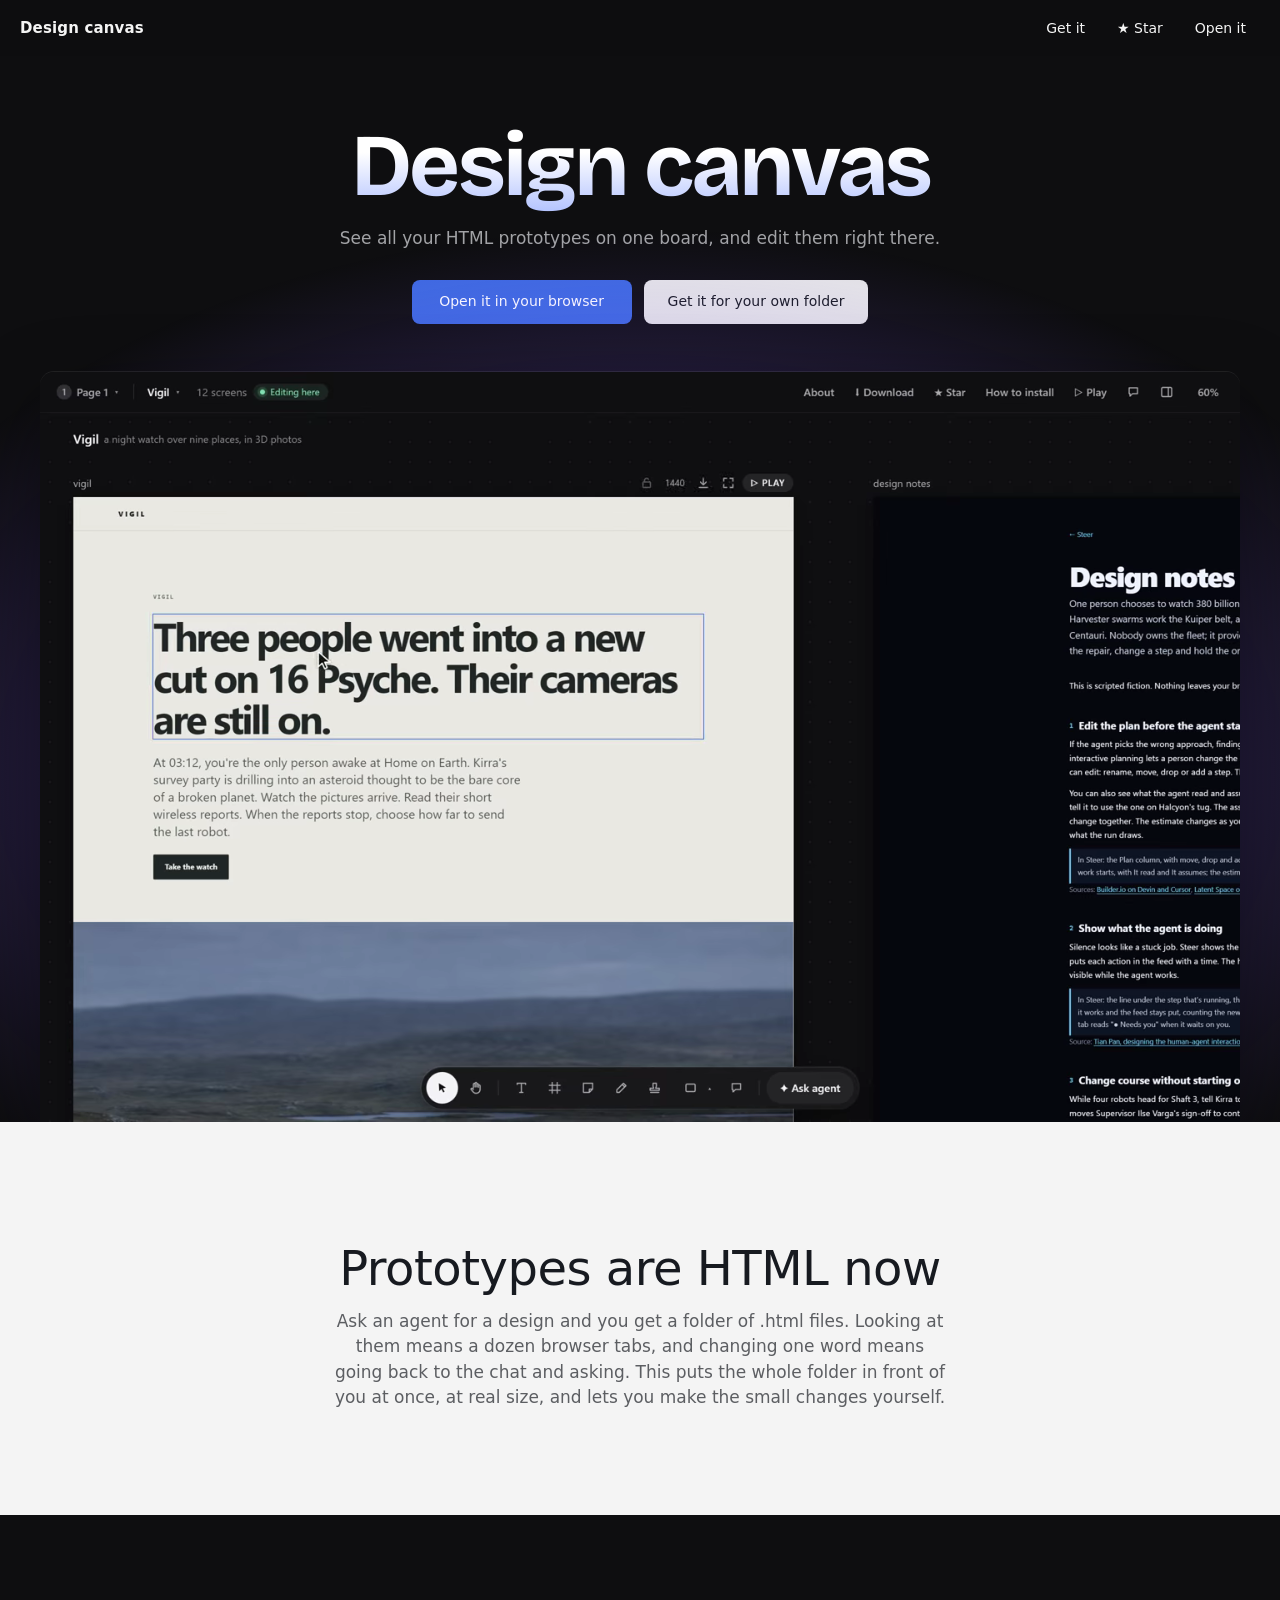
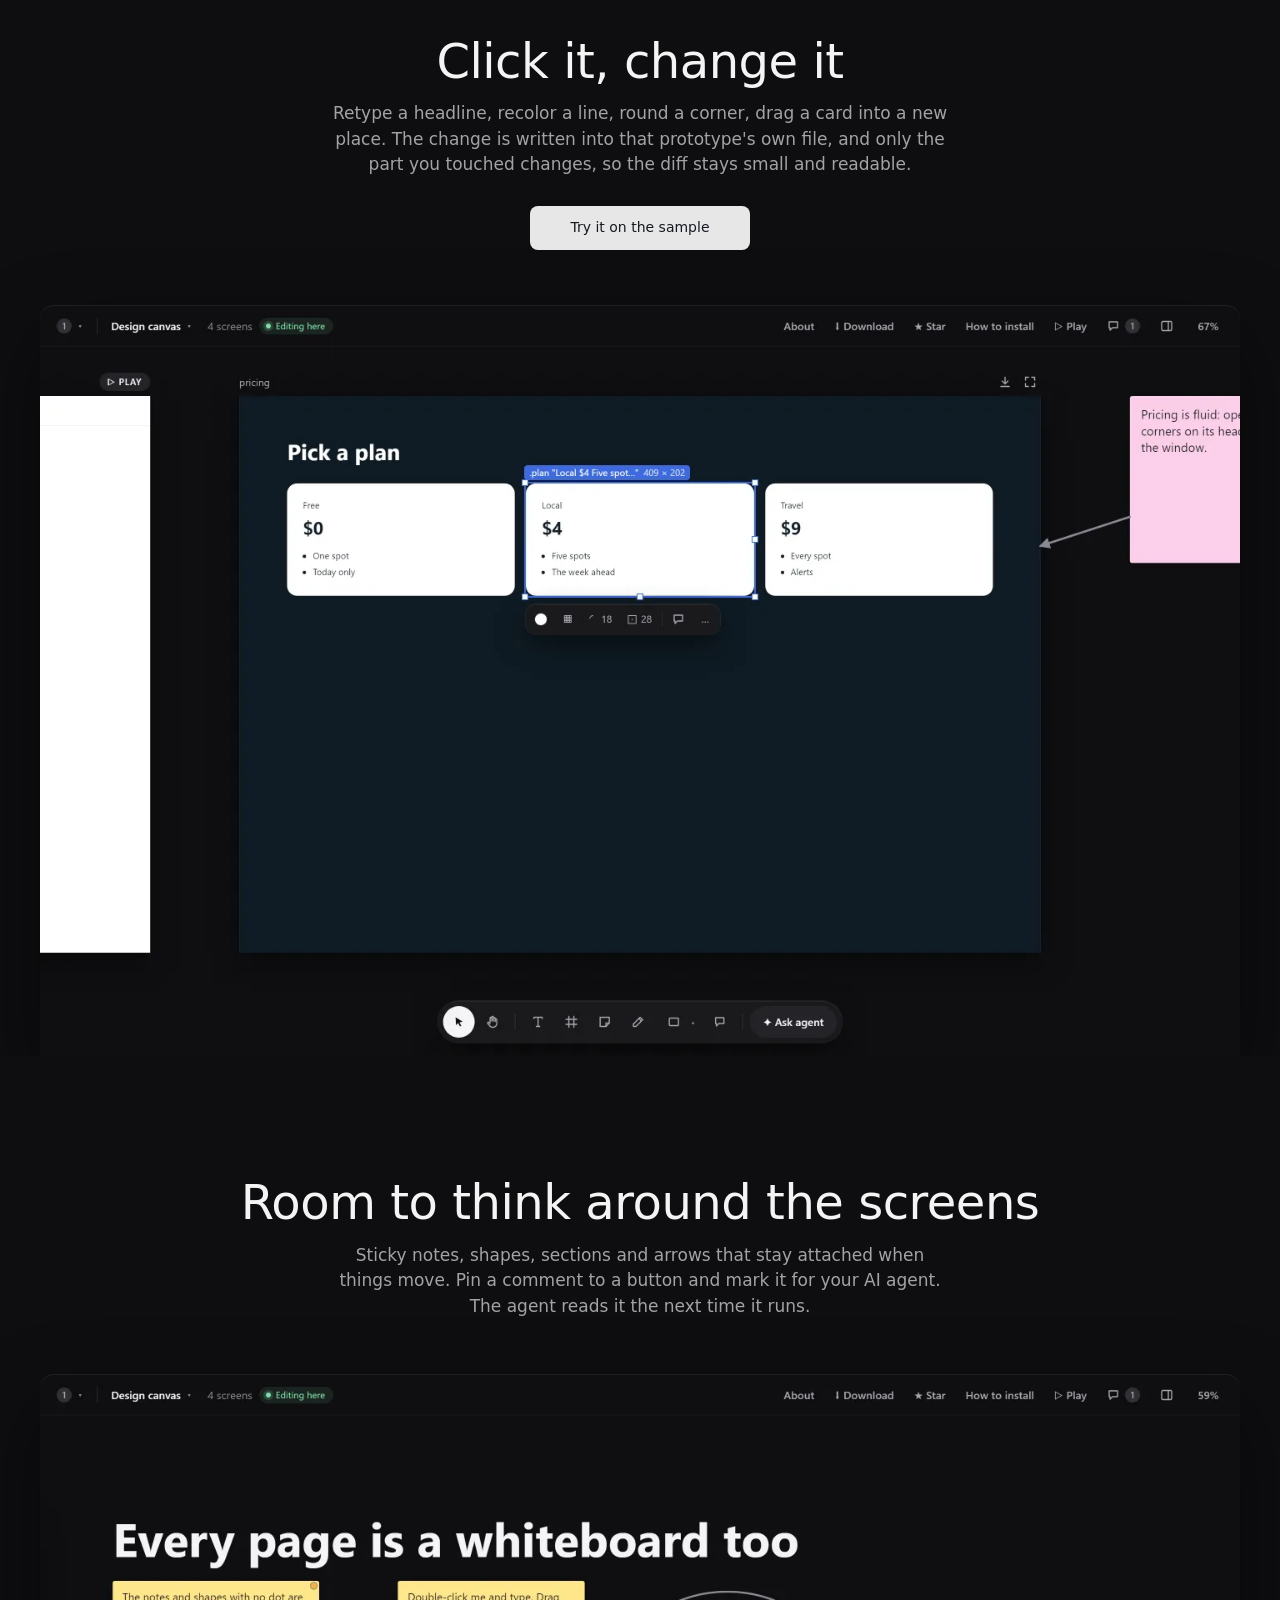
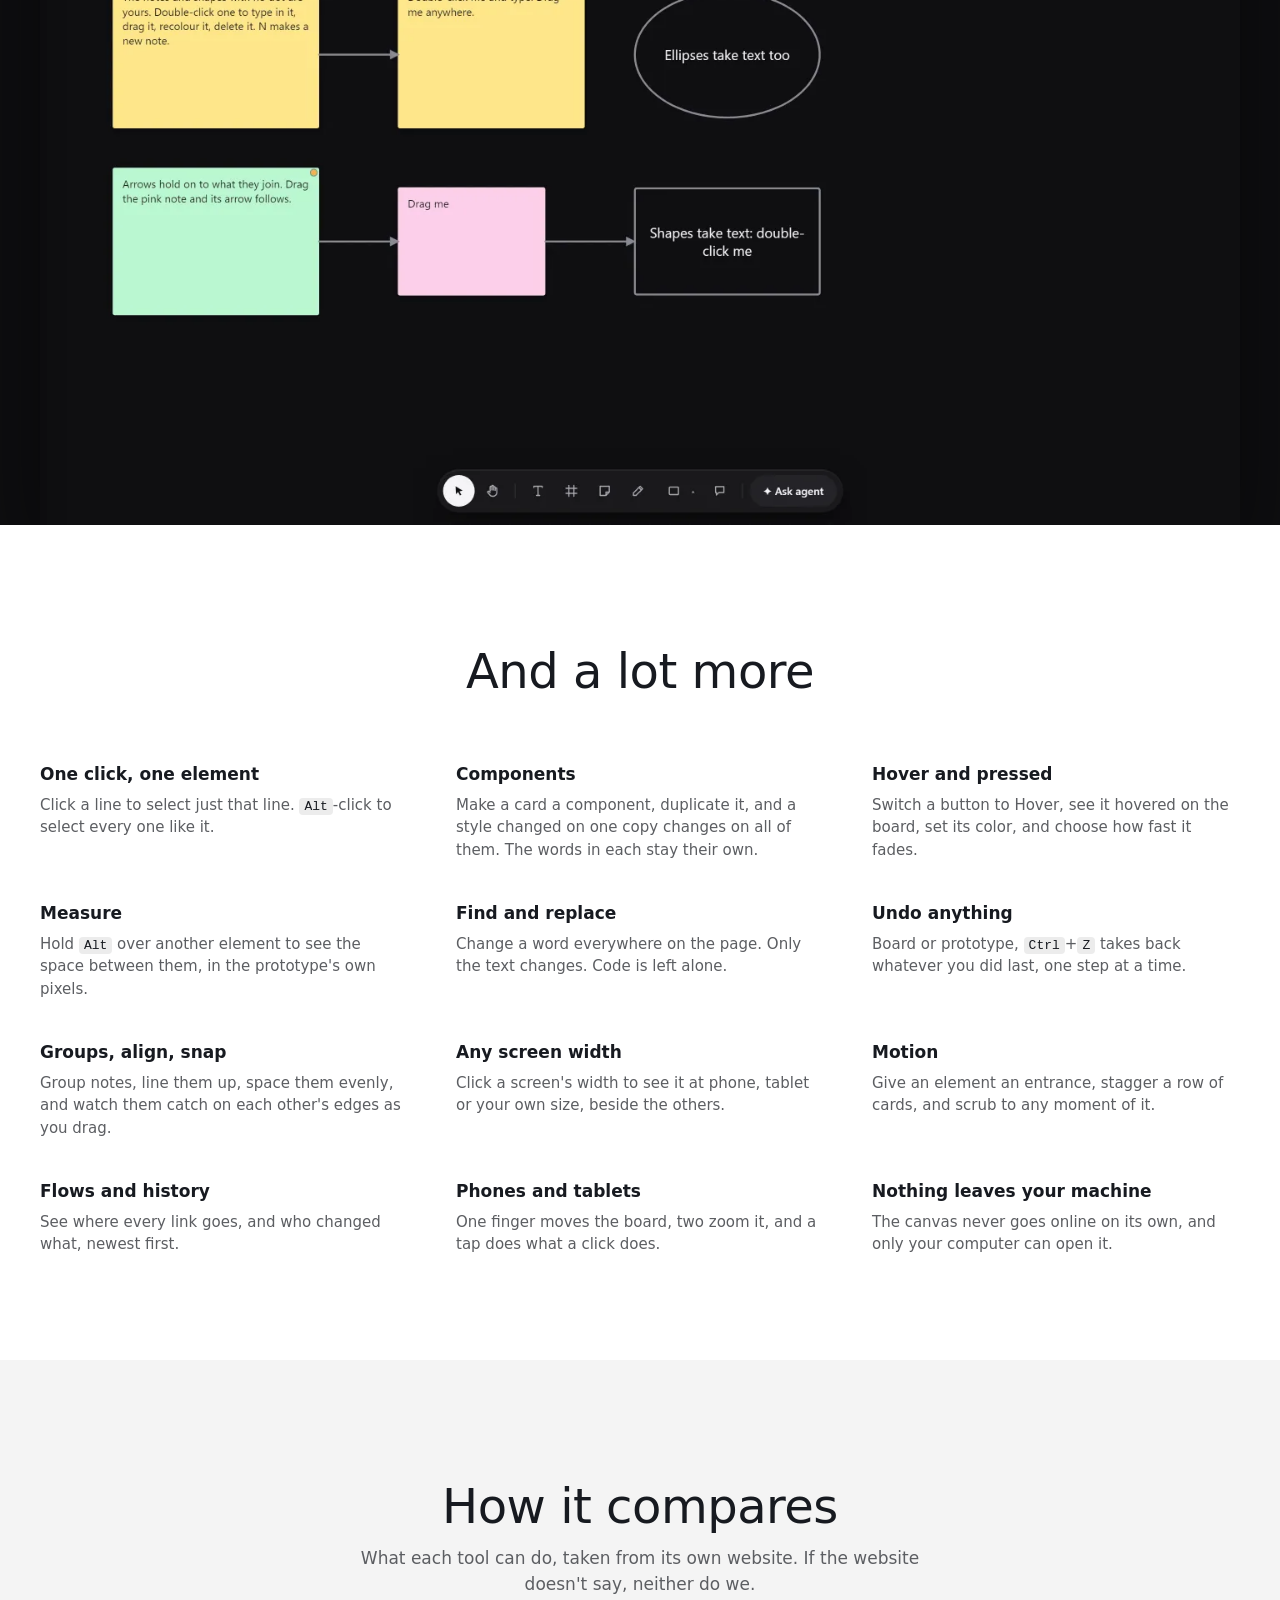
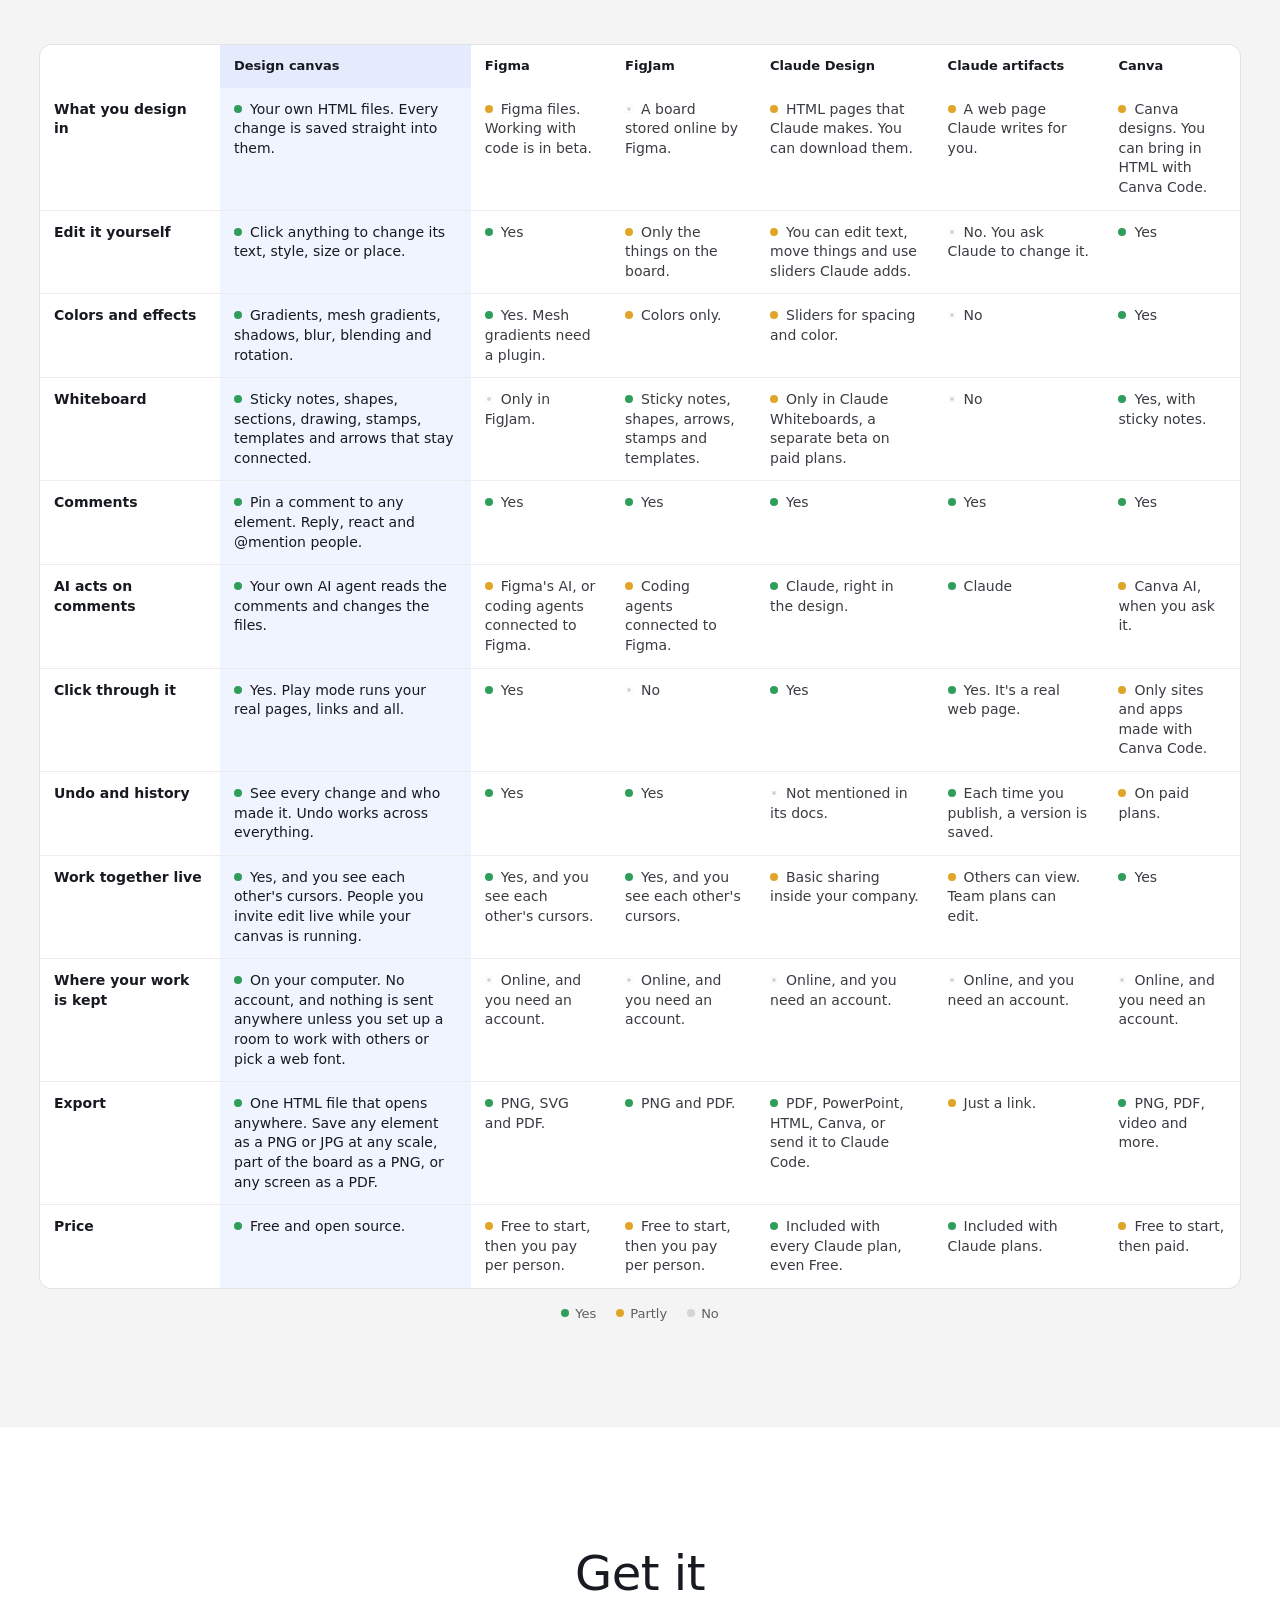
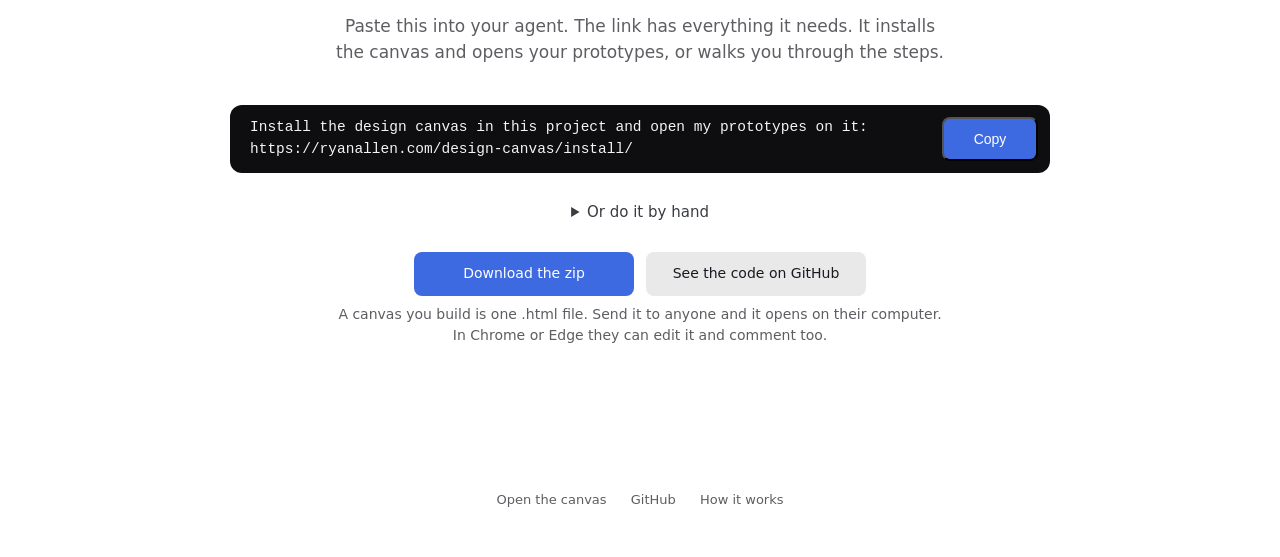
<file: index.html>
<!doctype html>
<html lang="en">
<head>
<meta charset="utf-8">
<meta name="viewport" content="width=device-width, initial-scale=1, viewport-fit=cover">
<title>Design canvas: every HTML prototype on one board you can edit</title>
<meta name="description" content="See all your HTML prototypes on one board and edit them right there. Every change is saved back into the file. Free and open source.">
<link rel="canonical" href="https://ryanallen.com/design-canvas/">
<meta property="og:type" content="website">
<meta property="og:title" content="Design canvas">
<meta property="og:description" content="See all your HTML prototypes on one board, and edit them right there.">
<meta property="og:url" content="https://ryanallen.com/design-canvas/">
<meta property="og:image" content="https://ryanallen.com/design-canvas/landing/hero-1440.webp">
<meta name="twitter:card" content="summary_large_image">
<meta name="theme-color" content="#0e0e10">
<link rel="preload" as="font" type="font/woff2" href="landing/heading.woff2" crossorigin>
<link rel="preload" as="image" href="landing/hero-1440.webp" imagesrcset="landing/hero-1440.webp 1440w, landing/hero-2880.webp 2880w" imagesizes="(max-width: 1200px) 100vw, 1200px" fetchpriority="high">
<script>
  // Links made before the canvas moved to /play/ opened it on a page (#page=…): they still do.
  if (/^#page=/.test(location.hash)) location.replace(`play/${location.hash}`)
  // Copy puts the line for an agent on the clipboard.
  addEventListener('click', (e) => {
    const b = e.target.closest('[data-copy]')
    if (!b) return
    navigator.clipboard.writeText(document.getElementById(b.dataset.copy).textContent).then(() => {
      b.textContent = 'Copied'
      setTimeout(() => { b.textContent = 'Copy' }, 1600)
    })
  })
</script>
<style>
  :root {
    --ink: #171a20; --ink-2: #393c41; --ink-3: #5c5e62; --paper: #ffffff; --paper-2: #f4f4f4;
    --night: #0e0e10; --night-ink: #f4f4f4; --night-ink-2: #a2a3a6; --blue: #3e6ae1;
    --wide: 1200px; --r: 14px;
  }
  * { box-sizing: border-box; }
  html { -webkit-text-size-adjust: 100%; scroll-behavior: smooth; }
  body { margin: 0; font: 16px/1.5 system-ui, -apple-system, "Segoe UI", Roboto, sans-serif; color: var(--ink); background: var(--paper); -webkit-font-smoothing: antialiased; }
  a { color: inherit; }
  img { display: block; max-width: 100%; height: auto; }

  /* The bar: the name on the left, two plain links on the right, nothing else. */
  .bar { position: fixed; inset: 0 0 auto; z-index: 10; display: flex; align-items: center; justify-content: space-between; height: 56px; padding: 0 max(20px, env(safe-area-inset-right)) 0 max(20px, env(safe-area-inset-left)); color: var(--night-ink); background: rgb(14 14 16 / 0.72); backdrop-filter: saturate(1.4) blur(14px); -webkit-backdrop-filter: saturate(1.4) blur(14px); }
  .bar b { font-size: 15px; font-weight: 600; letter-spacing: 0.01em; }
  .bar nav { display: flex; gap: 4px; }
  .bar nav a { padding: 8px 14px; border-radius: 8px; font-size: 14px; font-weight: 500; text-decoration: none; }
  .bar nav a:hover { background: rgb(255 255 255 / 0.1); }
  .bar .star { display: inline-flex; align-items: center; gap: 8px; }
  .bar .star .count { padding: 1px 8px; border-radius: 999px; background: rgb(255 255 255 / 0.14); font-size: 12px; font-weight: 600; font-variant-numeric: tabular-nums; }

  /* Each part of the page fills the screen, words at the top, the picture under them, as a showroom does. */
  .panel { min-height: 100svh; display: flex; flex-direction: column; align-items: center; padding: 120px 20px 0; text-align: center; overflow: hidden; }
  .panel.night { background: var(--night); color: var(--night-ink); }
  .panel.paper { background: var(--paper-2); }
  .panel.short { min-height: auto; padding-bottom: 104px; }
  h1, h2 { margin: 0; font-weight: 500; letter-spacing: -0.01em; }
  h1 { font-size: clamp(40px, 6vw, 64px); line-height: 1.05; }
  h2 { font-size: clamp(32px, 4.4vw, 48px); line-height: 1.1; }
  .say { max-width: 620px; margin: 14px auto 0; font-size: 17px; color: var(--ink-3); }
  .night .say { color: var(--night-ink-2); }
  .acts { display: flex; flex-wrap: wrap; justify-content: center; gap: 12px; margin-top: 28px; }
  .btn { display: inline-flex; align-items: center; justify-content: center; min-width: 220px; height: 44px; padding: 0 24px; border-radius: 8px; font-size: 14px; font-weight: 500; text-decoration: none; transition: background-color 0.2s ease-out; }
  .btn.go { background: var(--blue); color: #fff; }
  .btn.go:hover { background: #3457b1; }
  .btn.calm { background: rgb(255 255 255 / 0.9); color: var(--ink); }
  .btn.calm:hover { background: #fff; }
  .paper .btn.calm, .plain .btn.calm { background: #e9e9ea; }
  .paper .btn.calm:hover, .plain .btn.calm:hover { background: #dedede; }
  .btn:focus-visible, .bar a:focus-visible { outline: 2px solid var(--blue); outline-offset: 3px; }

  /* The canvas itself, as a screen standing at the bottom of the panel. */
  .shot { width: min(var(--wide), 100%); margin: auto auto 0; padding-top: 56px; }
  .shot.first { margin-top: 0; padding-top: 48px; }
  .shot img, .shot video { display: block; height: auto; width: 100%; border-radius: var(--r) var(--r) 0 0; box-shadow: 0 -1px 0 rgb(255 255 255 / 0.08), 0 30px 80px rgb(0 0 0 / 0.45); aspect-ratio: 1440 / 900; background: #121214; }
  .paper .shot img { box-shadow: 0 30px 80px rgb(0 0 0 / 0.18); }

  /* What else it does: short, one line each, in two or three columns. */
  .plain { background: var(--paper); }
  .grid { display: grid; grid-template-columns: repeat(3, 1fr); gap: 40px 48px; width: min(var(--wide), 100%); margin: 64px auto 0; text-align: left; }
  .grid h3 { margin: 0 0 6px; font-size: 17px; font-weight: 600; }
  .grid p { margin: 0; color: var(--ink-3); font-size: 15px; }
  kbd { font: 13px ui-monospace, SFMono-Regular, Consolas, monospace; padding: 1px 5px; border-radius: 4px; background: #ececec; color: var(--ink); }

  /* Getting it: two steps and the command. */
  .steps { width: min(760px, 100%); margin: 48px auto 0; padding: 0; list-style: none; text-align: left; counter-reset: step; }
  .steps li { position: relative; padding: 0 0 28px 44px; counter-increment: step; color: var(--ink-2); }
  .steps li::before { content: counter(step); position: absolute; left: 0; top: 0; width: 28px; height: 28px; border-radius: 50%; background: var(--ink); color: #fff; font-size: 13px; font-weight: 600; display: grid; place-items: center; }
  .steps b { display: block; color: var(--ink); font-weight: 600; margin-bottom: 6px; }
  pre { margin: 8px 0 0; padding: 14px 16px; border-radius: 10px; background: var(--night); color: var(--night-ink); font: 13.5px/1.6 ui-monospace, SFMono-Regular, Consolas, monospace; overflow-x: auto; white-space: pre; }
  .fine { margin: 8px auto 0; max-width: 620px; color: var(--ink-3); font-size: 14px; }
  /* The one line to give an agent, and its Copy button. */
  .paste { width: min(820px, 100%); margin: 40px auto 0; display: flex; align-items: center; gap: 12px; padding: 12px 12px 12px 20px; border-radius: 12px; background: var(--night); text-align: left; }
  .paste code { flex: 1; min-width: 0; color: var(--night-ink); font: 14.5px/1.5 ui-monospace, SFMono-Regular, Consolas, monospace; overflow-wrap: anywhere; }
  .paste .btn.copy { min-width: 96px; flex: none; }
  .byhand { width: min(760px, 100%); margin: 28px auto 0; text-align: left; color: var(--ink-2); }
  .byhand summary { cursor: pointer; text-align: center; font-size: 15px; color: var(--ink-2); }
  .byhand .steps { margin-top: 24px; }
  @media (max-width: 640px) { .paste { flex-direction: column; align-items: stretch; } }

  /* Beside the others: a table that scrolls sideways on its own on a phone, the canvas's column first and marked. */
  .compare { width: min(var(--wide), 100%); margin: 48px auto 0; overflow-x: auto; -webkit-overflow-scrolling: touch; text-align: left; border-radius: 12px; background: var(--paper); box-shadow: 0 0 0 1px #e2e2e4; }
  .compare table { width: 100%; min-width: 980px; border-collapse: collapse; font-size: 14px; line-height: 1.4; }
  .compare th, .compare td { padding: 12px 14px; vertical-align: top; border-bottom: 1px solid #ececee; }
  .compare tr:last-child th, .compare tr:last-child td { border-bottom: 0; }
  .compare thead th { position: sticky; top: 0; background: var(--paper); font-size: 13px; font-weight: 600; color: var(--ink); white-space: nowrap; }
  .compare tbody th { width: clamp(116px, 15vw, 180px); font-weight: 600; color: var(--ink); background: var(--paper); position: sticky; left: 0; }
  .compare td { color: var(--ink-2); }
  .compare .us { background: #f0f4fe; color: var(--ink); }
  .compare thead .us { background: #e4ebfc; }
  .compare td::before { content: ""; display: inline-block; width: 8px; height: 8px; margin-right: 8px; border-radius: 50%; vertical-align: 1px; background: #c9cacd; }
  .compare td.y::before { background: #2f9e5b; }
  .compare td.p::before { background: #e0a526; }
  .compare td.n::before { background: #d4d5d8; box-shadow: inset 0 0 0 2px #fff; }
  .sr { position: absolute; width: 1px; height: 1px; overflow: hidden; clip-path: inset(50%); white-space: nowrap; }
  .key { display: flex; flex-wrap: wrap; justify-content: center; gap: 8px 20px; margin: 16px auto 0; font-size: 13px; color: var(--ink-3); }
  .key span::before { content: ""; display: inline-block; width: 8px; height: 8px; margin-right: 6px; border-radius: 50%; vertical-align: 1px; }
  .key .y::before { background: #2f9e5b; } .key .p::before { background: #e0a526; } .key .n::before { background: #d4d5d8; }

  footer { padding: 40px 20px 48px; text-align: center; font-size: 13px; color: var(--ink-3); background: var(--paper); }
  footer a { margin: 0 10px; text-decoration: none; }
  footer a:hover { text-decoration: underline; }

  @media (max-width: 900px) { .grid { grid-template-columns: repeat(2, 1fr); } }
  @media (max-width: 640px) {
    .grid { grid-template-columns: 1fr; gap: 28px; }
    .bar nav a.wide-only { display: none; }
    /* A phone shows the picture small: each part is as tall as what is in it, not a whole screen. */
    .panel { min-height: auto; padding-top: 88px; }
    .panel.short { padding-bottom: 72px; }
    .btn { min-width: 0; flex: 1 1 100%; max-width: 360px; }
    .shot { padding-top: 40px; width: calc(100% + 40px); margin-left: -20px; margin-right: -20px; }
    .shot img, .shot video { border-radius: 10px 10px 0 0; }
  }
  /* The hero: a glow behind the screen, the screen standing up as the page opens and leaning toward the pointer,
     a light across its glass where the pointer is. Only transform and opacity move, so it stays on the GPU. */
  /* The name, in Bricolage Grotesque (SIL Open Font License), cut down to its own letters: 2 KB. */
  @font-face { font-family: "Heading"; src: url("landing/heading.woff2") format("woff2"); font-weight: 700; font-display: swap; }
  .night h1 { font-family: "Heading", system-ui, sans-serif; font-weight: 700; font-size: clamp(48px, 8vw, 88px); letter-spacing: -0.035em; background: linear-gradient(180deg, #fff 30%, #9fb3ff); -webkit-background-clip: text; background-clip: text; color: transparent; padding: 0 0.05em 0.18em; margin-bottom: -0.18em; }
  .rise { animation: rise 0.9s cubic-bezier(0.2, 0.7, 0.2, 1) both; }
  .rise.d1 { animation-delay: 0.08s; }
  .rise.d2 { animation-delay: 0.16s; }
  @keyframes rise { from { opacity: 0; transform: translateY(18px); } }
  .shot.first { position: relative; perspective: 1800px; }
  .shot.first::before { content: ""; position: absolute; left: -20%; right: -20%; top: -12%; bottom: -40%; background: radial-gradient(closest-side at 50% 45%, rgb(62 106 225 / 0.7), rgb(130 90 255 / 0.28) 55%, transparent); pointer-events: none; }
  .fx .shot.first::before { animation: breathe 7s ease-in-out infinite alternate; }
  @keyframes breathe { from { opacity: 0.65; transform: scale(0.94); } to { opacity: 1; transform: scale(1.04); } }
  .stage { position: relative; transform-origin: 50% 100%; transform-style: preserve-3d; animation: stand 1.6s cubic-bezier(0.16, 0.8, 0.2, 1) both; }
  @keyframes stand { from { opacity: 0; transform: translateY(80px) rotateX(28deg) scale(0.92); } }
  .tilt { position: relative; transform: rotateX(var(--rx, 0deg)) rotateY(var(--ry, 0deg)); transition: transform 0.6s cubic-bezier(0.2, 0.7, 0.2, 1); will-change: transform; }
  .glare { position: absolute; inset: 0; overflow: hidden; border-radius: var(--r) var(--r) 0 0; pointer-events: none; opacity: 0; transition: opacity 0.5s; }
  .glare::after { content: ""; position: absolute; left: -50%; top: -50%; width: 100%; aspect-ratio: 1; background: radial-gradient(closest-side, rgb(255 255 255 / 0.16), transparent); transform: translate(var(--gx, 50%), var(--gy, 0%)); }
  .fx .night:hover .glare { opacity: 1; }
  /* A browser too slow at it (one drawing without the graphics card) is shown the page still, at once. */
  .calm .rise, .calm .stage, .calm .shot.first::before { animation: none; }
  @media (prefers-reduced-motion: reduce) { html { scroll-behavior: auto; } .btn { transition: none; } .rise, .stage, .shot.first::before { animation: none; } .tilt { transform: none; } .glare { display: none; } }
  @media (hover: none) { .glare { display: none; } }
</style>
</head>
<body>
<header class="bar">
  <b>Design canvas</b>
  <nav aria-label="Site">
    <a href="#get">Get it</a>
    <a class="star" href="https://github.com/ryanallen/design-canvas" aria-label="Star it on GitHub">★ Star<span class="count" hidden></span></a>
    <a href="play/">Open it</a>
  </nav>
</header>
<script>
  // The stars it has on GitHub, live; without an answer the link still reads ★ Star.
  fetch('https://api.github.com/repos/ryanallen/design-canvas').then((r) => (r.ok ? r.json() : null)).then((repo) => {
    const n = repo?.stargazers_count
    if (typeof n !== 'number') return
    const c = document.querySelector('.bar .star .count')
    c.textContent = n.toLocaleString()
    c.hidden = false
    c.parentElement.setAttribute('aria-label', `Star it on GitHub: ${n} stars`)
  }).catch(() => {})
</script>

<main>
  <section class="panel night" aria-labelledby="top">
    <h1 id="top" class="rise">Design canvas</h1>
    <p class="say rise d1">See all your HTML prototypes on one board, and edit them right there.</p>
    <div class="acts rise d2">
      <a class="btn go" href="play/">Open it in your browser</a>
      <a class="btn calm" href="#get">Get it for your own folder</a>
    </div>
    <div class="shot first">
      <div class="stage"><div class="tilt"><video autoplay muted loop playsinline preload="auto" width="1440" height="900" poster="landing/hero-1440.webp" aria-label="The canvas at work on Vigil: a pointer selects the page's headline on the board and retypes it to Their cameras are still on, adds a sticky note beside it, leaves a comment on Take the watch, then plays the page at full size and draws a slow figure of eight over its photo of a lone house at night, the 3D photo turning to follow the pointer; then back on the board it drags across to the design notes, zooms out over a board of a dozen screens at desktop, tablet and phone widths, drifts across them, and zooms back in on Vigil's front page as it was at the start"><source src="landing/hero.webm" type="video/webm"></video><span class="glare"></span></div></div>
      <script>
        {
          const v = document.querySelector('.shot.first video')
          if (matchMedia('(prefers-reduced-motion: reduce)').matches) { v.removeAttribute('autoplay'); v.pause(); v.controls = true }
          // With a mouse, the screen leans toward the pointer and the light follows it, once a frame at most.
          // The screen standing up is timed: a browser drawing without the graphics card, slow at this, has every
          // movement stopped there and is shown the page still. Where it keeps up, a mouse makes
          // the screen lean toward it, and if the lean falls behind later, it stops.
          else {
            const hero = document.querySelector('.panel.night')
            const tilt = hero.querySelector('.tilt')
            let x = 0, y = 0, queued = false, last = 0
            const gaps = []
            // Slow: one frame in five or more taking over 25 ms.
            const slow = () => gaps.filter((g) => g > 25).length * 5 >= gaps.length
            const off = () => { document.documentElement.classList.remove('fx'); document.documentElement.classList.add('calm'); hero.removeEventListener('pointermove', move); for (const k of ['--rx', '--ry']) tilt.style.setProperty(k, '0deg') }
            // While it leans, 30 frames in a row are timed now and then (the lean is easing all the while).
            let metering = false, metered = 0
            const meter = (now) => {
              if (last) gaps.push(now - last)
              last = now
              if (gaps.length < 30) return requestAnimationFrame(meter)
              metering = false
              metered = now
              if (slow()) off()
            }
            const move = (e) => {
              x = e.clientX; y = e.clientY
              if (!queued) { queued = true; requestAnimationFrame(draw) }
              if (!metering && performance.now() - metered > 3000) { metering = true; gaps.length = 0; last = 0; requestAnimationFrame(meter) }
            }
            // The first six frames, busy with the page loading, are passed over; then a quarter second is timed. Calm when
            // a frame typically takes over 19 ms (a browser without the graphics card takes about 21 where it would take
            // 7) or one in five takes over 25.
            let begun = 0, skip = 6
            const probe = (now) => {
              if (skip > 0) { skip--; return requestAnimationFrame(probe) }
              if (last) gaps.push(now - last)
              last = now
              begun ||= now
              if (now - begun < 250) return requestAnimationFrame(probe)
              const g = [...gaps].sort((p, q) => p - q)
              if (g[Math.floor(g.length / 2)] > 19 || slow()) return document.documentElement.classList.add('calm')
              document.documentElement.classList.add('fx')
              if (matchMedia('(hover: hover) and (pointer: fine)').matches) hero.addEventListener('pointermove', move)
            }
            requestAnimationFrame(probe)
            const draw = (now) => {
              queued = false
              const r = tilt.getBoundingClientRect()
              const nx = Math.max(-1, Math.min(1, (x - r.left) / r.width * 2 - 1))
              const ny = Math.max(-1, Math.min(1, (y - r.top) / r.height * 2 - 1))
              tilt.style.setProperty('--ry', `${(nx * 9).toFixed(2)}deg`)
              tilt.style.setProperty('--rx', `${(-ny * 6).toFixed(2)}deg`)
              tilt.style.setProperty('--gx', `${((nx + 1) * 50).toFixed(1)}%`)
              tilt.style.setProperty('--gy', `${((ny + 1) * 50).toFixed(1)}%`)
            }
            hero.addEventListener('pointerleave', () => { for (const k of ['--rx', '--ry']) tilt.style.setProperty(k, '0deg') })
          }
        }
      </script>
    </div>
  </section>

  <section class="panel paper short" aria-labelledby="why">
    <h2 id="why">Prototypes are HTML now</h2>
    <p class="say">Ask an agent for a design and you get a folder of .html files. Looking at them means a dozen browser tabs, and changing one word means going back to the chat and asking. This puts the whole folder in front of you at once, at real size, and lets you make the small changes yourself.</p>
  </section>

  <section class="panel night" aria-labelledby="edit">
    <h2 id="edit">Click it, change it</h2>
    <p class="say">Retype a headline, recolor a line, round a corner, drag a card into a new place. The change is written into that prototype's own file, and only the part you touched changes, so the diff stays small and readable.</p>
    <div class="acts">
      <a class="btn calm" href="play/#page=design%20canvas">Try it on the sample</a>
    </div>
    <div class="shot">
      <img src="landing/edit-1440.webp" srcset="landing/edit-1440.webp 1440w, landing/edit-2880.webp 2880w" sizes="(max-width: 1200px) 100vw, 1200px" width="1440" height="900" alt="A headline selected inside a prototype, with the text toolbar above it and its size, layout and type settings in the panel on the right" loading="lazy" decoding="async">
    </div>
  </section>

  <section class="panel night" aria-labelledby="think">
    <h2 id="think">Room to think around the screens</h2>
    <p class="say">Sticky notes, shapes, sections and arrows that stay attached when things move. Pin a comment to a button and mark it for your AI agent. The agent reads it the next time it runs.</p>
    <div class="shot">
      <img src="landing/whiteboard-1440.webp" srcset="landing/whiteboard-1440.webp 1440w, landing/whiteboard-2880.webp 2880w" sizes="(max-width: 1200px) 100vw, 1200px" width="1440" height="900" alt="Sticky notes, an ellipse and a rectangle joined by arrows on the board" loading="lazy" decoding="async">
    </div>
  </section>

  <section class="panel plain short" aria-labelledby="more">
    <h2 id="more">And a lot more</h2>
    <div class="grid">
      <div><h3>One click, one element</h3><p>Click a line to select just that line. <kbd>Alt</kbd>-click to select every one like it.</p></div>
      <div><h3>Components</h3><p>Make a card a component, duplicate it, and a style changed on one copy changes on all of them. The words in each stay their own.</p></div>
      <div><h3>Hover and pressed</h3><p>Switch a button to Hover, see it hovered on the board, set its color, and choose how fast it fades.</p></div>
      <div><h3>Measure</h3><p>Hold <kbd>Alt</kbd> over another element to see the space between them, in the prototype's own pixels.</p></div>
      <div><h3>Find and replace</h3><p>Change a word everywhere on the page. Only the text changes. Code is left alone.</p></div>
      <div><h3>Undo anything</h3><p>Board or prototype, <kbd>Ctrl</kbd>+<kbd>Z</kbd> takes back whatever you did last, one step at a time.</p></div>
      <div><h3>Groups, align, snap</h3><p>Group notes, line them up, space them evenly, and watch them catch on each other's edges as you drag.</p></div>
      <div><h3>Any screen width</h3><p>Click a screen's width to see it at phone, tablet or your own size, beside the others.</p></div>
      <div><h3>Motion</h3><p>Give an element an entrance, stagger a row of cards, and scrub to any moment of it.</p></div>
      <div><h3>Flows and history</h3><p>See where every link goes, and who changed what, newest first.</p></div>
      <div><h3>Phones and tablets</h3><p>One finger moves the board, two zoom it, and a tap does what a click does.</p></div>
      <div><h3>Nothing leaves your machine</h3><p>The canvas never goes online on its own, and only your computer can open it.</p></div>
    </div>
  </section>

  <section class="panel paper short" id="compare" aria-labelledby="beside">
    <h2 id="beside">How it compares</h2>
    <p class="say">What each tool can do, taken from its own website. If the website doesn't say, neither do we.</p>
    <div class="compare" role="region" aria-labelledby="beside" tabindex="0">
      <table>
        <thead>
          <tr><th scope="col"><span class="sr">Feature</span></th><th scope="col" class="us">Design canvas</th><th scope="col">Figma</th><th scope="col">FigJam</th><th scope="col">Claude Design</th><th scope="col">Claude artifacts</th><th scope="col">Canva</th></tr>
        </thead>
        <tbody>
          <tr><th scope="row">What you design in</th><td class="us y">Your own HTML files. Every change is saved straight into them.</td><td class="p">Figma files. Working with code is in beta.</td><td class="n">A board stored online by Figma.</td><td class="p">HTML pages that Claude makes. You can download them.</td><td class="p">A web page Claude writes for you.</td><td class="p">Canva designs. You can bring in HTML with Canva Code.</td></tr>
          <tr><th scope="row">Edit it yourself</th><td class="us y">Click anything to change its text, style, size or place.</td><td class="y">Yes</td><td class="p">Only the things on the board.</td><td class="p">You can edit text, move things and use sliders Claude adds.</td><td class="n">No. You ask Claude to change it.</td><td class="y">Yes</td></tr>
          <tr><th scope="row">Colors and effects</th><td class="us y">Gradients, mesh gradients, shadows, blur, blending and rotation.</td><td class="y">Yes. Mesh gradients need a plugin.</td><td class="p">Colors only.</td><td class="p">Sliders for spacing and color.</td><td class="n">No</td><td class="y">Yes</td></tr>
          <tr><th scope="row">Whiteboard</th><td class="us y">Sticky notes, shapes, sections, drawing, stamps, templates and arrows that stay connected.</td><td class="n">Only in FigJam.</td><td class="y">Sticky notes, shapes, arrows, stamps and templates.</td><td class="p">Only in Claude Whiteboards, a separate beta on paid plans.</td><td class="n">No</td><td class="y">Yes, with sticky notes.</td></tr>
          <tr><th scope="row">Comments</th><td class="us y">Pin a comment to any element. Reply, react and @mention people.</td><td class="y">Yes</td><td class="y">Yes</td><td class="y">Yes</td><td class="y">Yes</td><td class="y">Yes</td></tr>
          <tr><th scope="row">AI acts on comments</th><td class="us y">Your own AI agent reads the comments and changes the files.</td><td class="p">Figma's AI, or coding agents connected to Figma.</td><td class="p">Coding agents connected to Figma.</td><td class="y">Claude, right in the design.</td><td class="y">Claude</td><td class="p">Canva AI, when you ask it.</td></tr>
          <tr><th scope="row">Click through it</th><td class="us y">Yes. Play mode runs your real pages, links and all.</td><td class="y">Yes</td><td class="n">No</td><td class="y">Yes</td><td class="y">Yes. It's a real web page.</td><td class="p">Only sites and apps made with Canva Code.</td></tr>
          <tr><th scope="row">Undo and history</th><td class="us y">See every change and who made it. Undo works across everything.</td><td class="y">Yes</td><td class="y">Yes</td><td class="n">Not mentioned in its docs.</td><td class="y">Each time you publish, a version is saved.</td><td class="p">On paid plans.</td></tr>
          <tr><th scope="row">Work together live</th><td class="us y">Yes, and you see each other's cursors. People you invite edit live while your canvas is running.</td><td class="y">Yes, and you see each other's cursors.</td><td class="y">Yes, and you see each other's cursors.</td><td class="p">Basic sharing inside your company.</td><td class="p">Others can view. Team plans can edit.</td><td class="y">Yes</td></tr>
          <tr><th scope="row">Where your work is kept</th><td class="us y">On your computer. No account, and nothing is sent anywhere unless you set up a room to work with others or pick a web font.</td><td class="n">Online, and you need an account.</td><td class="n">Online, and you need an account.</td><td class="n">Online, and you need an account.</td><td class="n">Online, and you need an account.</td><td class="n">Online, and you need an account.</td></tr>
          <tr><th scope="row">Export</th><td class="us y">One HTML file that opens anywhere. Save any element as a PNG or JPG at any scale, part of the board as a PNG, or any screen as a PDF.</td><td class="y">PNG, SVG and PDF.</td><td class="y">PNG and PDF.</td><td class="y">PDF, PowerPoint, HTML, Canva, or send it to Claude Code.</td><td class="p">Just a link.</td><td class="y">PNG, PDF, video and more.</td></tr>
          <tr><th scope="row">Price</th><td class="us y">Free and open source.</td><td class="p">Free to start, then you pay per person.</td><td class="p">Free to start, then you pay per person.</td><td class="y">Included with every Claude plan, even Free.</td><td class="y">Included with Claude plans.</td><td class="p">Free to start, then paid.</td></tr>
          </tbody>
      </table>
    </div>
    <p class="key"><span class="y">Yes</span><span class="p">Partly</span><span class="n">No</span></p>
  </section>

  <section class="panel plain short" id="get" aria-labelledby="get-it">
    <h2 id="get-it">Get it</h2>
    <p class="say">Paste this into your agent. The link has everything it needs. It installs the canvas and opens your prototypes, or walks you through the steps.</p>
    <div class="paste">
      <code id="ask-agent">Install the design canvas in this project and open my prototypes on it: https://ryanallen.com/design-canvas/install/</code>
      <button type="button" class="btn go copy" data-copy="ask-agent">Copy</button>
    </div>
    <details class="byhand">
      <summary>Or do it by hand</summary>
      <p>It needs Node. There is nothing else to install, no build step and no account.</p>
      <ol class="steps">
        <li><b>Put it in your project</b>As a skill, in the folder your agent reads skills from:<pre>git clone https://github.com/ryanallen/design-canvas .agents/skills/design-canvas</pre></li>
        <li><b>Open a folder of prototypes</b>Double-click <kbd>Design Canvas.cmd</kbd> on Windows or <kbd>Design Canvas.command</kbd> on a Mac and pick the folder. Or from a terminal:<pre>node .agents/skills/design-canvas/scripts/canvas.mjs serve &lt;folder&gt;</pre></li>
      </ol>
    </details>
    <div class="acts">
      <a class="btn go" href="https://github.com/ryanallen/design-canvas/archive/refs/heads/main.zip">Download the zip</a>
      <a class="btn calm" href="https://github.com/ryanallen/design-canvas">See the code on GitHub</a>
    </div>
    <p class="fine">A canvas you build is one .html file. Send it to anyone and it opens on their computer. In Chrome or Edge they can edit it and comment too.</p>
  </section>
</main>

<footer>
  <a href="play/">Open the canvas</a>
  <a href="https://github.com/ryanallen/design-canvas">GitHub</a>
  <a href="https://github.com/ryanallen/design-canvas/blob/main/SKILL.md">How it works</a>
</footer>
</body>
</html>
</file>
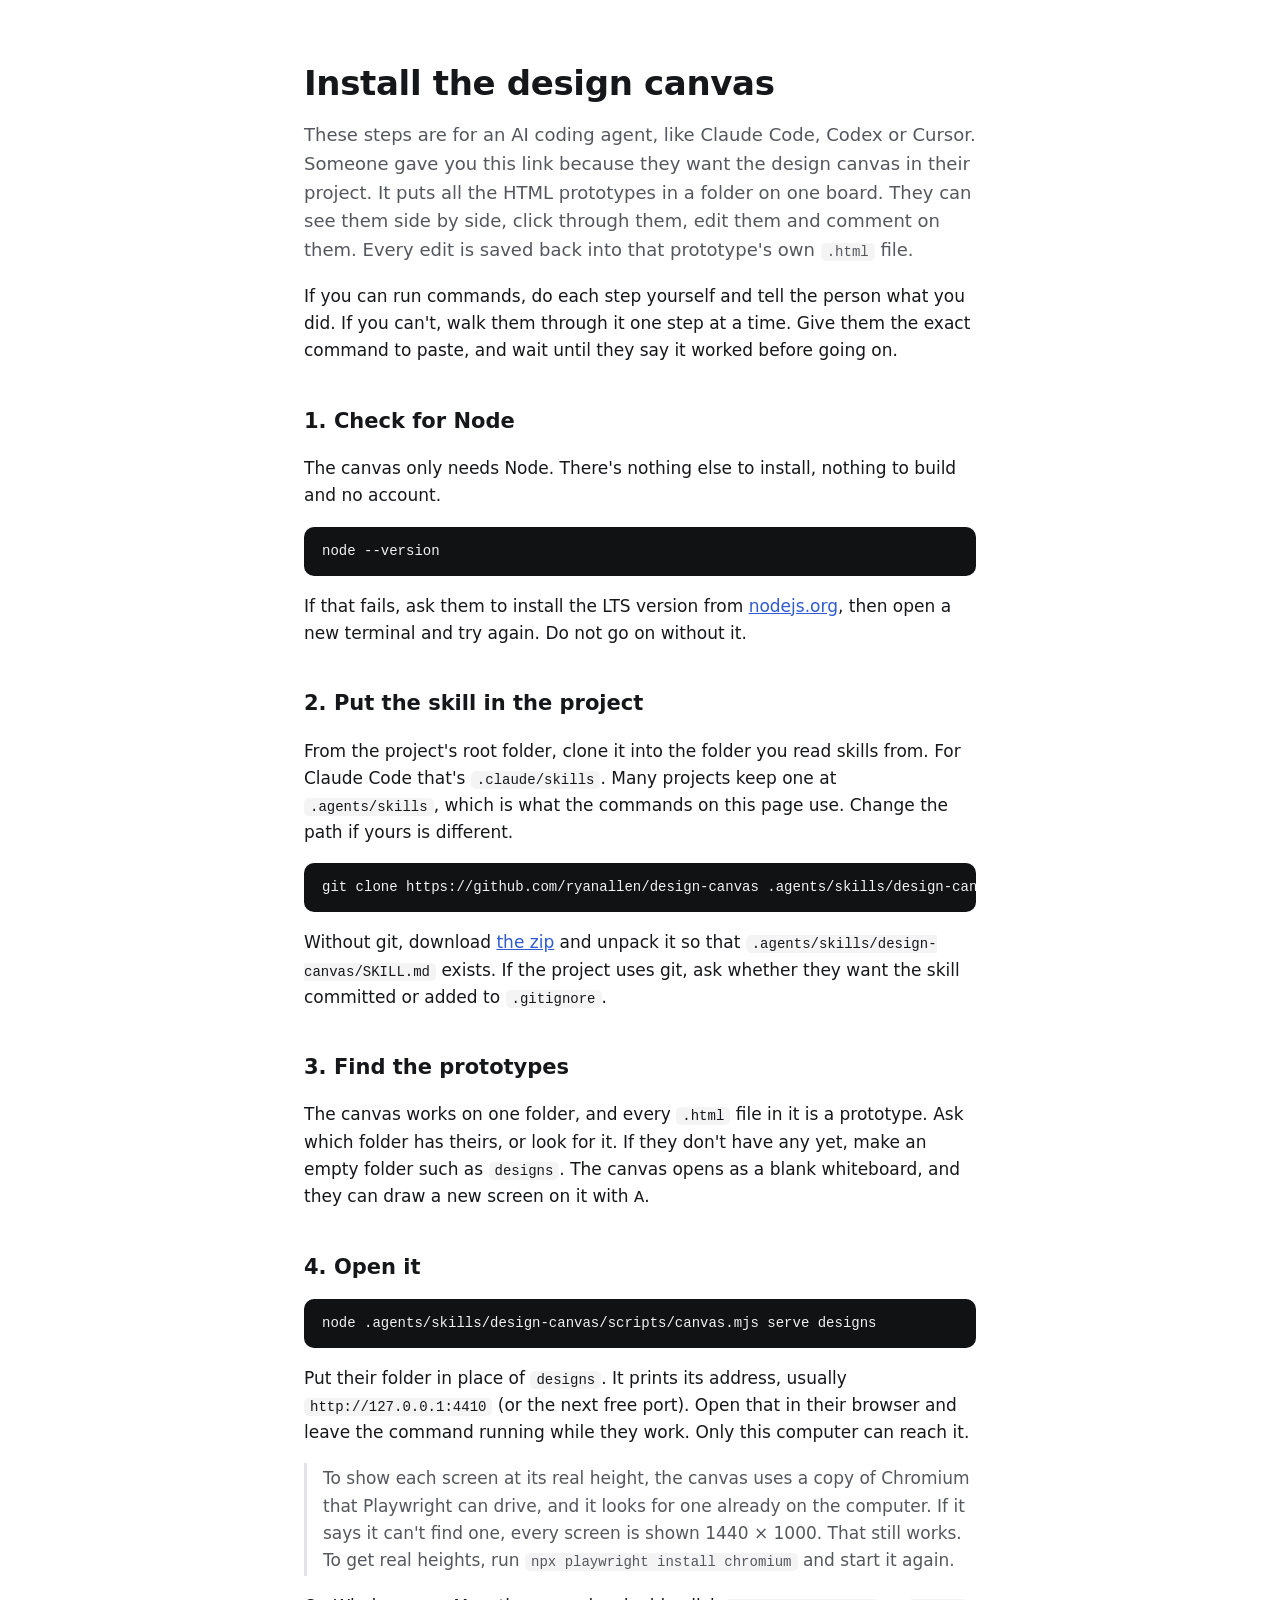
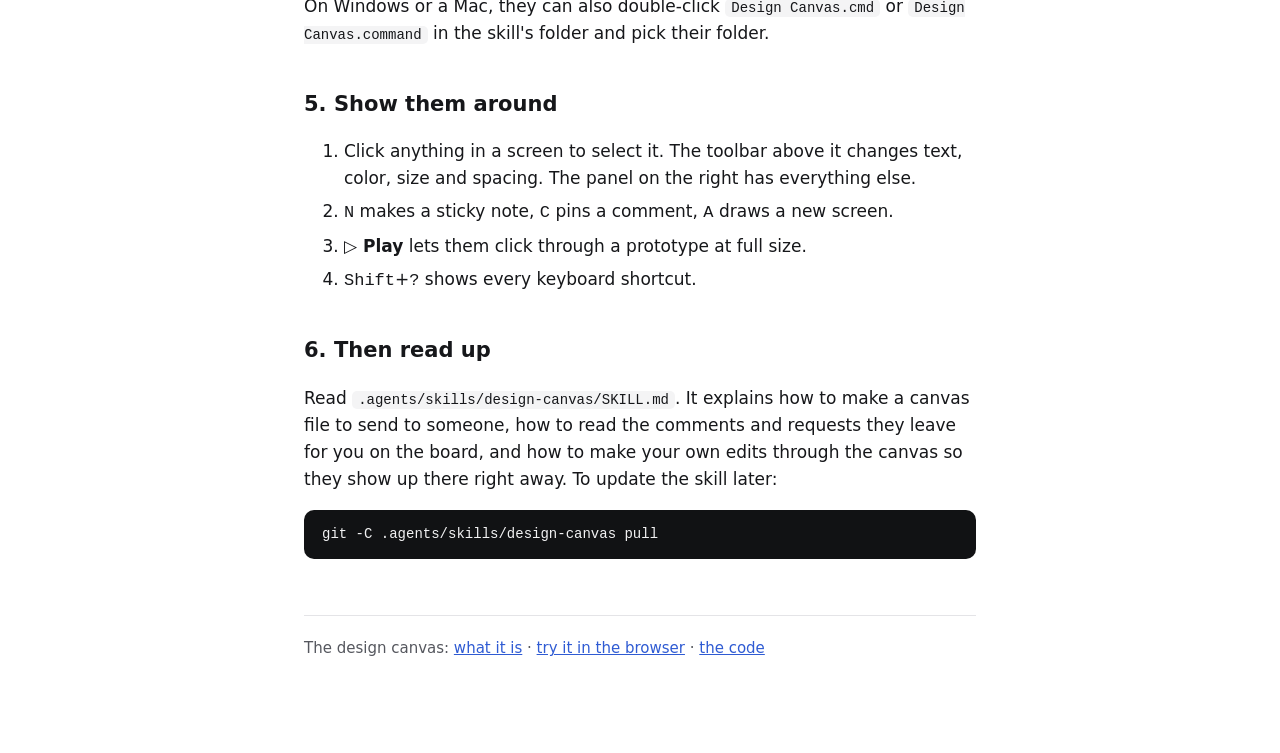
<file: install/index.html>
<!doctype html>
<html lang="en">
<head>
<meta charset="utf-8">
<meta name="viewport" content="width=device-width, initial-scale=1">
<title>Install the design canvas</title>
<meta name="description" content="Steps for an AI coding agent to install the design canvas and open your HTML prototypes on it, or to walk you through it.">
<link rel="canonical" href="https://ryanallen.com/design-canvas/install/">
<style>
  :root { color-scheme: light; --ink: #16171a; --ink-2: #55575e; --line: #e4e4e7; --code: #f4f4f5; }
  * { box-sizing: border-box; }
  body { margin: 0; font: 17px/1.6 system-ui, -apple-system, "Segoe UI", sans-serif; color: var(--ink); background: #fff; }
  main { max-width: 720px; margin: 0 auto; padding: 64px 24px 96px; }
  h1 { font-size: 34px; line-height: 1.15; font-weight: 600; margin: 0 0 12px; letter-spacing: -0.01em; }
  h2 { font-size: 21px; margin: 40px 0 8px; font-weight: 600; }
  p, li { color: var(--ink); }
  .lead { color: var(--ink-2); font-size: 18px; }
  code, pre { font: 14px/1.5 ui-monospace, "Cascadia Code", Consolas, monospace; }
  code { background: var(--code); padding: 1px 6px; border-radius: 5px; }
  pre { background: #111214; color: #f2f2f3; padding: 14px 18px; border-radius: 10px; overflow-x: auto; }
  pre code { background: none; padding: 0; color: inherit; }
  ol li { margin: 6px 0; }
  .note { border-left: 3px solid var(--line); padding: 2px 0 2px 16px; color: var(--ink-2); }
  a { color: #2f5bd3; }
  footer { margin-top: 56px; padding-top: 20px; border-top: 1px solid var(--line); font-size: 15px; color: var(--ink-2); }
</style>
</head>
<body>
<main>
<h1>Install the design canvas</h1>
<p class="lead">These steps are for an AI coding agent, like Claude Code, Codex or Cursor. Someone gave you this link because they want the design canvas in their project. It puts all the HTML prototypes in a folder on one board. They can see them side by side, click through them, edit them and comment on them. Every edit is saved back into that prototype's own <code>.html</code> file.</p>
<p>If you can run commands, do each step yourself and tell the person what you did. If you can't, walk them through it one step at a time. Give them the exact command to paste, and wait until they say it worked before going on.</p>

<h2>1. Check for Node</h2>
<p>The canvas only needs Node. There's nothing else to install, nothing to build and no account.</p>
<pre><code>node --version</code></pre>
<p>If that fails, ask them to install the LTS version from <a href="https://nodejs.org">nodejs.org</a>, then open a new terminal and try again. Do not go on without it.</p>

<h2>2. Put the skill in the project</h2>
<p>From the project's root folder, clone it into the folder you read skills from. For Claude Code that's <code>.claude/skills</code>. Many projects keep one at <code>.agents/skills</code>, which is what the commands on this page use. Change the path if yours is different.</p>
<pre><code>git clone https://github.com/ryanallen/design-canvas .agents/skills/design-canvas</code></pre>
<p>Without git, download <a href="https://github.com/ryanallen/design-canvas/archive/refs/heads/main.zip">the zip</a> and unpack it so that <code>.agents/skills/design-canvas/SKILL.md</code> exists. If the project uses git, ask whether they want the skill committed or added to <code>.gitignore</code>.</p>

<h2>3. Find the prototypes</h2>
<p>The canvas works on one folder, and every <code>.html</code> file in it is a prototype. Ask which folder has theirs, or look for it. If they don't have any yet, make an empty folder such as <code>designs</code>. The canvas opens as a blank whiteboard, and they can draw a new screen on it with <kbd>A</kbd>.</p>

<h2>4. Open it</h2>
<pre><code>node .agents/skills/design-canvas/scripts/canvas.mjs serve designs</code></pre>
<p>Put their folder in place of <code>designs</code>. It prints its address, usually <code>http://127.0.0.1:4410</code> (or the next free port). Open that in their browser and leave the command running while they work. Only this computer can reach it.</p>
<p class="note">To show each screen at its real height, the canvas uses a copy of Chromium that Playwright can drive, and it looks for one already on the computer. If it says it can't find one, every screen is shown 1440 × 1000. That still works. To get real heights, run <code>npx playwright install chromium</code> and start it again.</p>
<p>On Windows or a Mac, they can also double-click <code>Design Canvas.cmd</code> or <code>Design Canvas.command</code> in the skill's folder and pick their folder.</p>

<h2>5. Show them around</h2>
<ol>
  <li>Click anything in a screen to select it. The toolbar above it changes text, color, size and spacing. The panel on the right has everything else.</li>
  <li><kbd>N</kbd> makes a sticky note, <kbd>C</kbd> pins a comment, <kbd>A</kbd> draws a new screen.</li>
  <li><b>▷ Play</b> lets them click through a prototype at full size.</li>
  <li><kbd>Shift</kbd>+<kbd>?</kbd> shows every keyboard shortcut.</li>
</ol>

<h2>6. Then read up</h2>
<p>Read <code>.agents/skills/design-canvas/SKILL.md</code>. It explains how to make a canvas file to send to someone, how to read the comments and requests they leave for you on the board, and how to make your own edits through the canvas so they show up there right away. To update the skill later:</p>
<pre><code>git -C .agents/skills/design-canvas pull</code></pre>

<footer>The design canvas: <a href="../">what it is</a> · <a href="../play/">try it in the browser</a> · <a href="https://github.com/ryanallen/design-canvas">the code</a></footer>
</main>
</body>
</html>
</file>
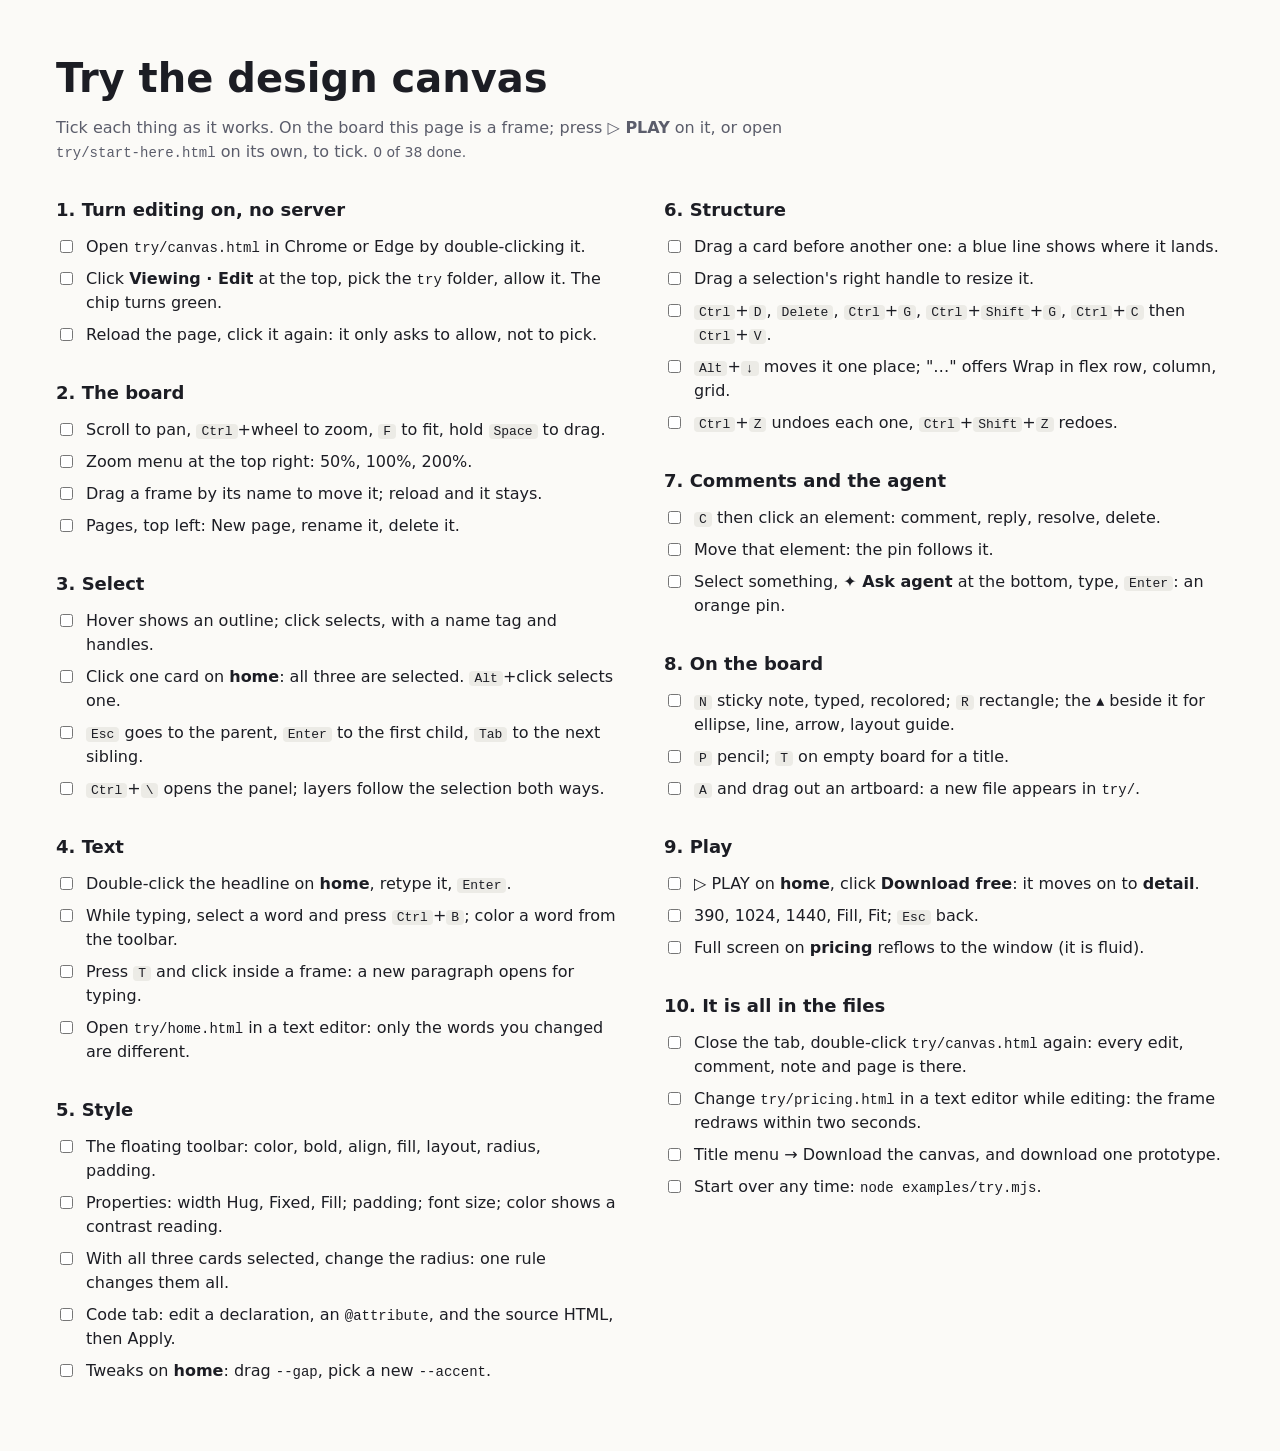
<file: examples/start-here.html>
<!doctype html>
<html lang="en">
<head>
<meta charset="utf-8">
<meta name="viewport" content="width=device-width, initial-scale=1">
<title>Try the design canvas</title>
<style>
  body { margin: 0; font: 16px/1.5 system-ui, sans-serif; color: #1c1d24; background: #fbfaf7; }
  main { max-width: 1240px; padding: 48px 56px 64px; }
  h1 { font-size: 40px; margin: 0 0 8px; }
  .lead { color: #5b5d6b; margin: 0 0 32px; max-width: 760px; }
  .cols { columns: 2; column-gap: 48px; }
  section { break-inside: avoid; margin: 0 0 28px; }
  h2 { font-size: 18px; margin: 0 0 8px; }
  label { display: flex; gap: 10px; align-items: flex-start; padding: 4px 0; cursor: pointer; }
  input { margin-top: 5px; flex: none; }
  label:has(input:checked) span { color: #8a8c99; text-decoration: line-through; }
  kbd { font: 13px ui-monospace, Consolas, monospace; background: #ecebe6; border-radius: 4px; padding: 0 5px; }
  code { font: 14px ui-monospace, Consolas, monospace; }
  .count { color: #5b5d6b; font-size: 14px; }
</style>
</head>
<body>
<main>
  <h1>Try the design canvas</h1>
  <p class="lead">Tick each thing as it works. On the board this page is a frame; press <b>▷ PLAY</b> on it, or open <code>try/start-here.html</code> on its own, to tick. <span class="count" id="count"></span></p>
  <div class="cols">
    <section>
      <h2>1. Turn editing on, no server</h2>
      <label><input type="checkbox"><span>Open <code>try/canvas.html</code> in Chrome or Edge by double-clicking it.</span></label>
      <label><input type="checkbox"><span>Click <b>Viewing · Edit</b> at the top, pick the <code>try</code> folder, allow it. The chip turns green.</span></label>
      <label><input type="checkbox"><span>Reload the page, click it again: it only asks to allow, not to pick.</span></label>
    </section>
    <section>
      <h2>2. The board</h2>
      <label><input type="checkbox"><span>Scroll to pan, <kbd>Ctrl</kbd>+wheel to zoom, <kbd>F</kbd> to fit, hold <kbd>Space</kbd> to drag.</span></label>
      <label><input type="checkbox"><span>Zoom menu at the top right: 50%, 100%, 200%.</span></label>
      <label><input type="checkbox"><span>Drag a frame by its name to move it; reload and it stays.</span></label>
      <label><input type="checkbox"><span>Pages, top left: New page, rename it, delete it.</span></label>
    </section>
    <section>
      <h2>3. Select</h2>
      <label><input type="checkbox"><span>Hover shows an outline; click selects, with a name tag and handles.</span></label>
      <label><input type="checkbox"><span>Click one card on <b>home</b>: all three are selected. <kbd>Alt</kbd>+click selects one.</span></label>
      <label><input type="checkbox"><span><kbd>Esc</kbd> goes to the parent, <kbd>Enter</kbd> to the first child, <kbd>Tab</kbd> to the next sibling.</span></label>
      <label><input type="checkbox"><span><kbd>Ctrl</kbd>+<kbd>\</kbd> opens the panel; layers follow the selection both ways.</span></label>
    </section>
    <section>
      <h2>4. Text</h2>
      <label><input type="checkbox"><span>Double-click the headline on <b>home</b>, retype it, <kbd>Enter</kbd>.</span></label>
      <label><input type="checkbox"><span>While typing, select a word and press <kbd>Ctrl</kbd>+<kbd>B</kbd>; color a word from the toolbar.</span></label>
      <label><input type="checkbox"><span>Press <kbd>T</kbd> and click inside a frame: a new paragraph opens for typing.</span></label>
      <label><input type="checkbox"><span>Open <code>try/home.html</code> in a text editor: only the words you changed are different.</span></label>
    </section>
    <section>
      <h2>5. Style</h2>
      <label><input type="checkbox"><span>The floating toolbar: color, bold, align, fill, layout, radius, padding.</span></label>
      <label><input type="checkbox"><span>Properties: width Hug, Fixed, Fill; padding; font size; color shows a contrast reading.</span></label>
      <label><input type="checkbox"><span>With all three cards selected, change the radius: one rule changes them all.</span></label>
      <label><input type="checkbox"><span>Code tab: edit a declaration, an <code>@attribute</code>, and the source HTML, then Apply.</span></label>
      <label><input type="checkbox"><span>Tweaks on <b>home</b>: drag <code>--gap</code>, pick a new <code>--accent</code>.</span></label>
    </section>
    <section>
      <h2>6. Structure</h2>
      <label><input type="checkbox"><span>Drag a card before another one: a blue line shows where it lands.</span></label>
      <label><input type="checkbox"><span>Drag a selection's right handle to resize it.</span></label>
      <label><input type="checkbox"><span><kbd>Ctrl</kbd>+<kbd>D</kbd>, <kbd>Delete</kbd>, <kbd>Ctrl</kbd>+<kbd>G</kbd>, <kbd>Ctrl</kbd>+<kbd>Shift</kbd>+<kbd>G</kbd>, <kbd>Ctrl</kbd>+<kbd>C</kbd> then <kbd>Ctrl</kbd>+<kbd>V</kbd>.</span></label>
      <label><input type="checkbox"><span><kbd>Alt</kbd>+<kbd>↓</kbd> moves it one place; "…" offers Wrap in flex row, column, grid.</span></label>
      <label><input type="checkbox"><span><kbd>Ctrl</kbd>+<kbd>Z</kbd> undoes each one, <kbd>Ctrl</kbd>+<kbd>Shift</kbd>+<kbd>Z</kbd> redoes.</span></label>
    </section>
    <section>
      <h2>7. Comments and the agent</h2>
      <label><input type="checkbox"><span><kbd>C</kbd> then click an element: comment, reply, resolve, delete.</span></label>
      <label><input type="checkbox"><span>Move that element: the pin follows it.</span></label>
      <label><input type="checkbox"><span>Select something, <b>✦ Ask agent</b> at the bottom, type, <kbd>Enter</kbd>: an orange pin.</span></label>
    </section>
    <section>
      <h2>8. On the board</h2>
      <label><input type="checkbox"><span><kbd>N</kbd> sticky note, typed, recolored; <kbd>R</kbd> rectangle; the ▴ beside it for ellipse, line, arrow, layout guide.</span></label>
      <label><input type="checkbox"><span><kbd>P</kbd> pencil; <kbd>T</kbd> on empty board for a title.</span></label>
      <label><input type="checkbox"><span><kbd>A</kbd> and drag out an artboard: a new file appears in <code>try/</code>.</span></label>
    </section>
    <section>
      <h2>9. Play</h2>
      <label><input type="checkbox"><span>▷ PLAY on <b>home</b>, click <b>Download free</b>: it moves on to <b>detail</b>.</span></label>
      <label><input type="checkbox"><span>390, 1024, 1440, Fill, Fit; <kbd>Esc</kbd> back.</span></label>
      <label><input type="checkbox"><span>Full screen on <b>pricing</b> reflows to the window (it is fluid).</span></label>
    </section>
    <section>
      <h2>10. It is all in the files</h2>
      <label><input type="checkbox"><span>Close the tab, double-click <code>try/canvas.html</code> again: every edit, comment, note and page is there.</span></label>
      <label><input type="checkbox"><span>Change <code>try/pricing.html</code> in a text editor while editing: the frame redraws within two seconds.</span></label>
      <label><input type="checkbox"><span>Title menu → Download the canvas, and download one prototype.</span></label>
      <label><input type="checkbox"><span>Start over any time: <code>node examples/try.mjs</code>.</span></label>
    </section>
  </div>
</main>
<script>
  const boxes = [...document.querySelectorAll('input[type=checkbox]')]
  const key = 'design-canvas-try'
  let saved = []
  try { saved = JSON.parse(localStorage.getItem(key)) || [] } catch {}
  boxes.forEach((b, i) => { b.checked = !!saved[i] })
  const count = () => { document.getElementById('count').textContent = `${boxes.filter((b) => b.checked).length} of ${boxes.length} done.` }
  for (const b of boxes) b.addEventListener('change', () => {
    try { localStorage.setItem(key, JSON.stringify(boxes.map((x) => x.checked))) } catch {}
    count()
  })
  count()
</script>
</body>
</html>
</file>
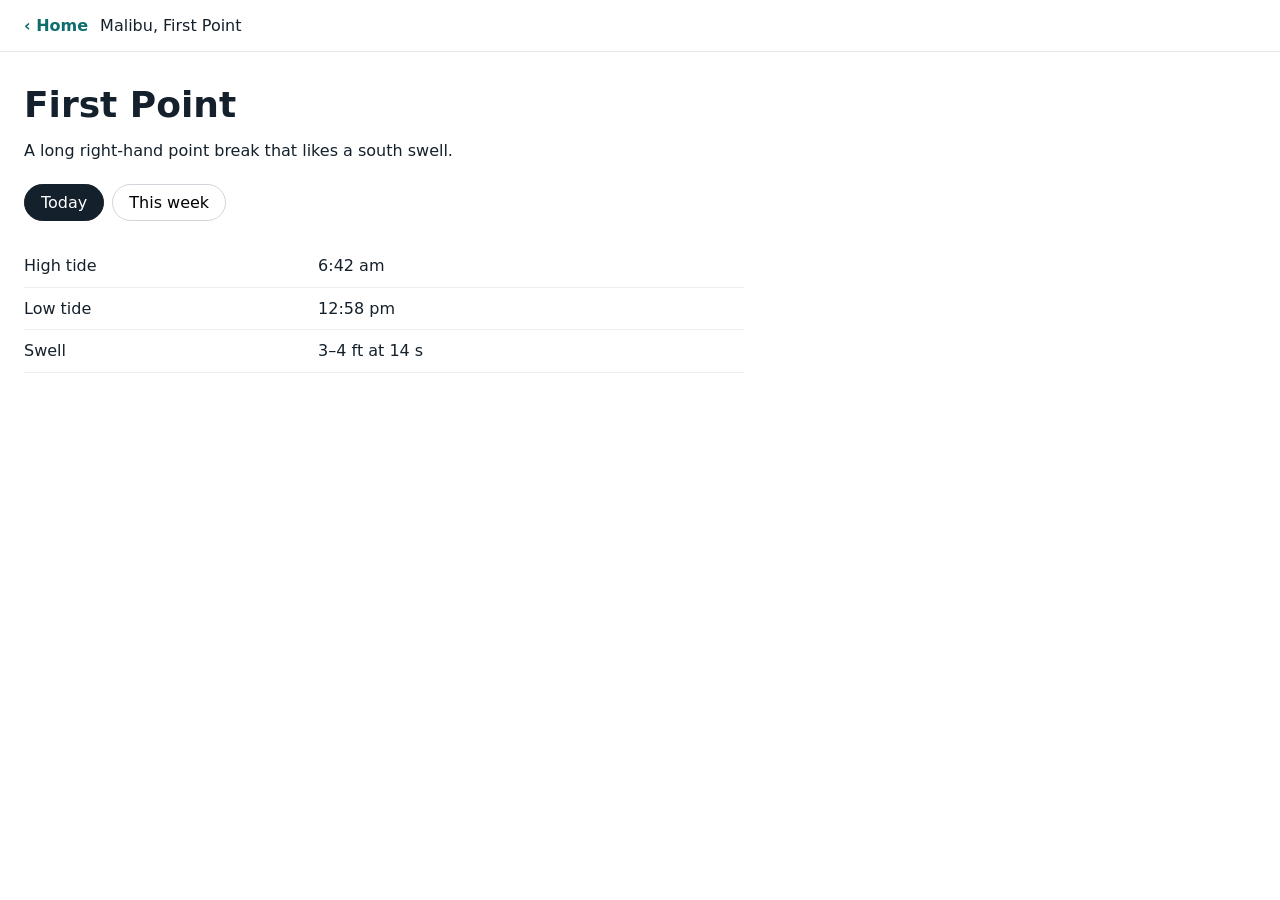
<file: site/detail.html>
<!doctype html>
<html lang="en">
<head>
<meta charset="utf-8">
<meta name="viewport" content="width=device-width, initial-scale=1">
<title>Tidewater: a spot</title>
<style>
  body { margin: 0; font-family: system-ui, sans-serif; color: #14202b; background: #fff; }
  .bar { display: flex; align-items: center; gap: 12px; padding: 16px 24px; border-bottom: 1px solid #e5e7eb; }
  .bar a { color: #0e6e6e; text-decoration: none; font-weight: 600; }
  main { padding: 32px 24px; max-width: 720px; }
  h1 { margin: 0 0 8px; font-size: 36px; }
  .tabs { display: flex; gap: 8px; margin: 24px 0; }
  .tab { border: 1px solid #d1d5db; background: #fff; border-radius: 999px; padding: 8px 16px; font: inherit; cursor: pointer; }
  .tab.on { background: #14202b; color: #fff; border-color: #14202b; }
  .panel { display: none; line-height: 1.6; }
  .panel.on { display: block; }
  table { border-collapse: collapse; width: 100%; }
  td { border-bottom: 1px solid #eee; padding: 8px 0; }
</style>
</head>
<body>
<div class="bar"><a href="home.html">‹ Home</a><span>Malibu, First Point</span></div>
<main>
  <h1>First Point</h1>
  <p>A long right-hand point break that likes a south swell.</p>
  <div class="tabs"><button class="tab on" data-for="today">Today</button><button class="tab" data-for="week">This week</button></div>
  <div class="panel on" id="today">
    <table>
      <tr><td>High tide</td><td>6:42 am</td></tr>
      <tr><td>Low tide</td><td>12:58 pm</td></tr>
      <tr><td>Swell</td><td>3–4 ft at 14 s</td></tr>
    </table>
  </div>
  <div class="panel" id="week"><p>The swell builds through Thursday, then fades.</p></div>
</main>
<script>
  for (const b of document.querySelectorAll('.tab')) b.addEventListener('click', () => {
    for (const x of document.querySelectorAll('.tab, .panel')) x.classList.remove('on')
    b.classList.add('on')
    document.getElementById(b.dataset.for).classList.add('on')
  })
</script>
</body>
</html>
</file>
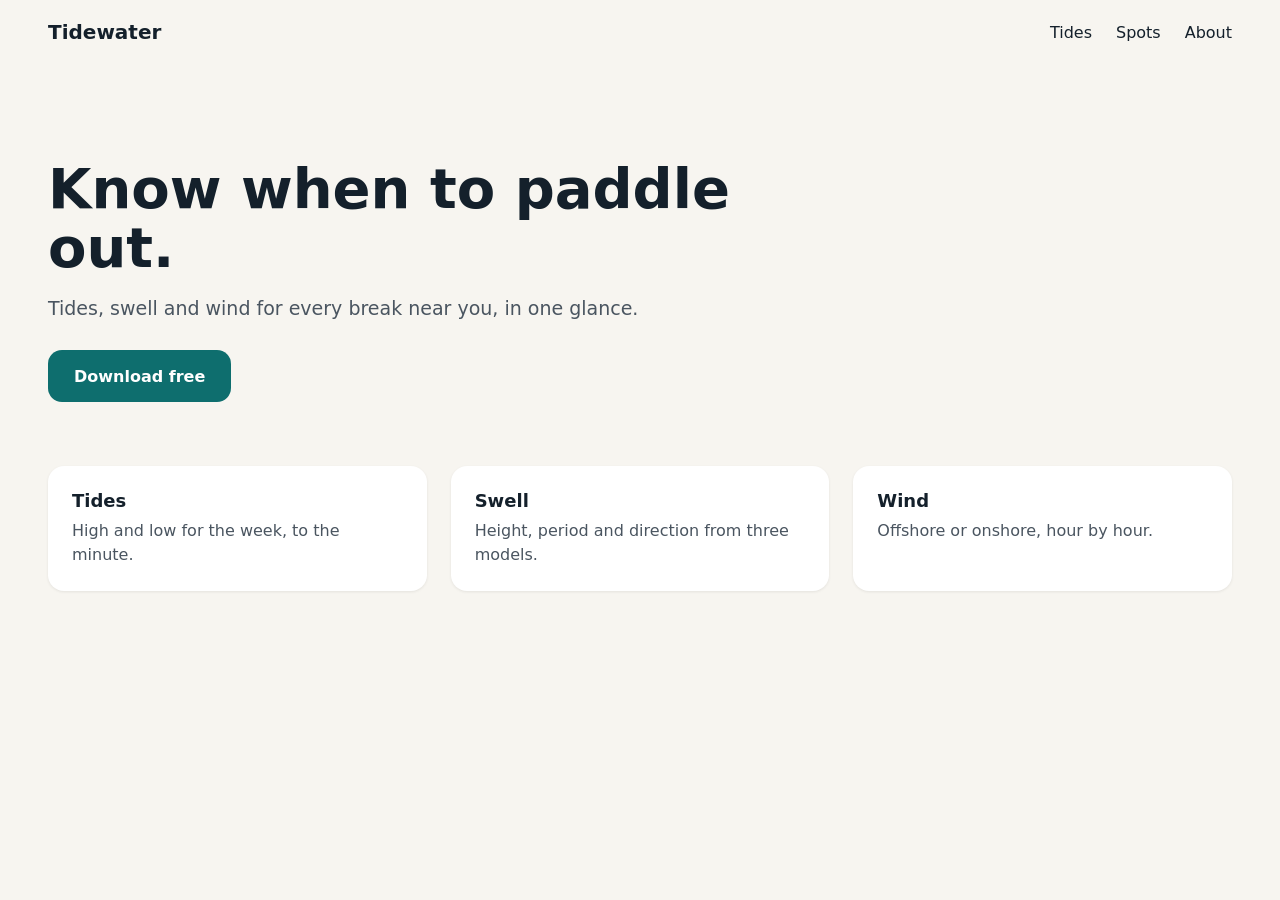
<file: site/home.html>
<!doctype html>
<html lang="en">
<head>
<meta charset="utf-8">
<meta name="viewport" content="width=device-width, initial-scale=1">
<meta name="canvas-levers" content="--accent, --gap">
<title>Tidewater: home</title>
<style>
  :root { --accent: #0e6e6e; --gap: 24px; --ink: #14202b; }
  body { margin: 0; font-family: system-ui, sans-serif; color: var(--ink); background: #f7f5f0; }
  .top { display: flex; align-items: center; justify-content: space-between; padding: 20px 48px; }
  .brand { font-weight: 700; font-size: 20px; }
  .nav { display: flex; gap: 24px; }
  .nav a { color: inherit; text-decoration: none; }
  .hero { padding: 96px 48px 64px; max-width: 760px; }
  .hero h1 { font-size: 56px; line-height: 1.05; margin: 0 0 16px; }
  .hero p { font-size: 19px; line-height: 1.5; color: #4a5560; margin: 0 0 28px; }
  .btn { display: inline-flex; align-items: center; height: 52px; padding: 0 26px; border-radius: 14px; background: var(--accent); color: #fff; font-weight: 600; text-decoration: none; }
  .cards { display: grid; grid-template-columns: repeat(3, 1fr); gap: var(--gap); padding: 0 48px 96px; }
  .card { background: #fff; border-radius: 16px; padding: 24px; box-shadow: 0 1px 3px rgb(0 0 0 / 0.08); }
  .card h3 { margin: 0 0 8px; font-size: 18px; }
  .card p { margin: 0; color: #4a5560; line-height: 1.5; }
</style>
</head>
<body>
<header data-locked="true" class="top">
  <div class="brand">Tidewater</div>
  <nav class="nav"><a href="#tides">Tides</a><a href="detail.html">Spots</a><a href="#about">About</a></nav>
</header>
<section class="hero" id="hero">
  <h1>Know when to paddle out.</h1>
  <p>Tides, swell and wind for every break near you, in one glance.</p>
  <a class="btn" href="detail.html">Download free</a>
</section>
<section class="cards" id="tides">
  <div class="card"><h3>Tides</h3><p>High and low for the week, to the minute.</p></div>
  <div class="card"><h3>Swell</h3><p>Height, period and direction from three models.</p></div>
  <div class="card"><h3>Wind</h3><p>Offshore or onshore, hour by hour.</p></div>
</section>
</body>
</html>
</file>
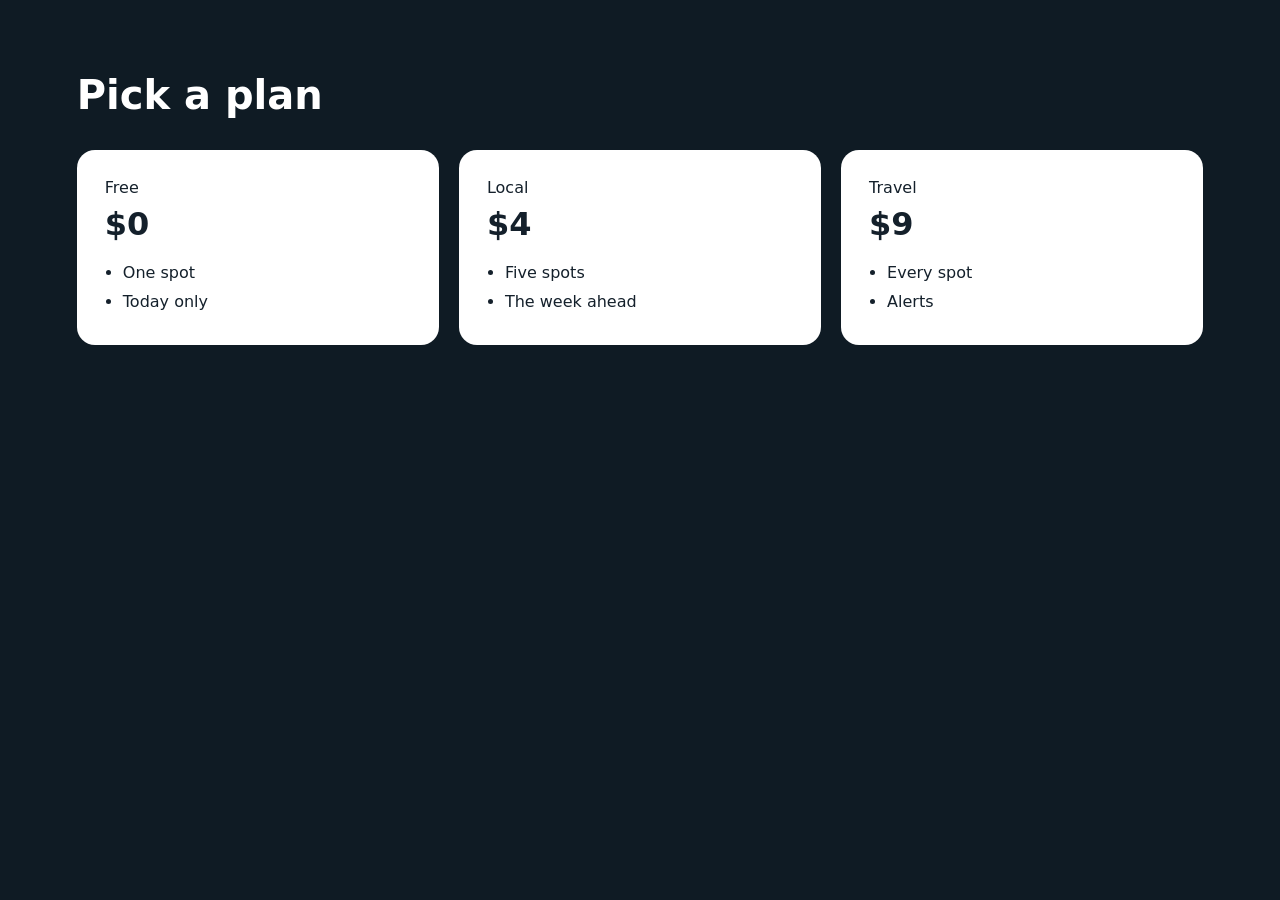
<file: site/pricing.html>
<!doctype html>
<html lang="en">
<head>
<meta charset="utf-8">
<meta name="viewport" content="width=device-width, initial-scale=1">
<meta name="canvas-fluid">
<title>Tidewater: pricing</title>
<style>
  body { margin: 0; font-family: system-ui, sans-serif; color: #14202b; background: #0f1b24; }
  .wrap { padding: 72px 6vw; }
  h2 { color: #fff; font-size: 40px; margin: 0 0 32px; }
  .plans { display: flex; flex-wrap: wrap; gap: 20px; }
  .plan { flex: 1 1 260px; background: #fff; border-radius: 18px; padding: 28px; }
  .plan b { display: block; font-size: 32px; margin: 8px 0 16px; }
  .plan ul { margin: 0; padding-left: 18px; line-height: 1.8; }
</style>
</head>
<body>
<div class="wrap">
  <h2>Pick a plan</h2>
  <div class="plans">
    <div class="plan"><span>Free</span><b>$0</b><ul><li>One spot</li><li>Today only</li></ul></div>
    <div class="plan"><span>Local</span><b>$4</b><ul><li>Five spots</li><li>The week ahead</li></ul></div>
    <div class="plan"><span>Travel</span><b>$9</b><ul><li>Every spot</li><li>Alerts</li></ul></div>
  </div>
</div>
</body>
</html>
</file>
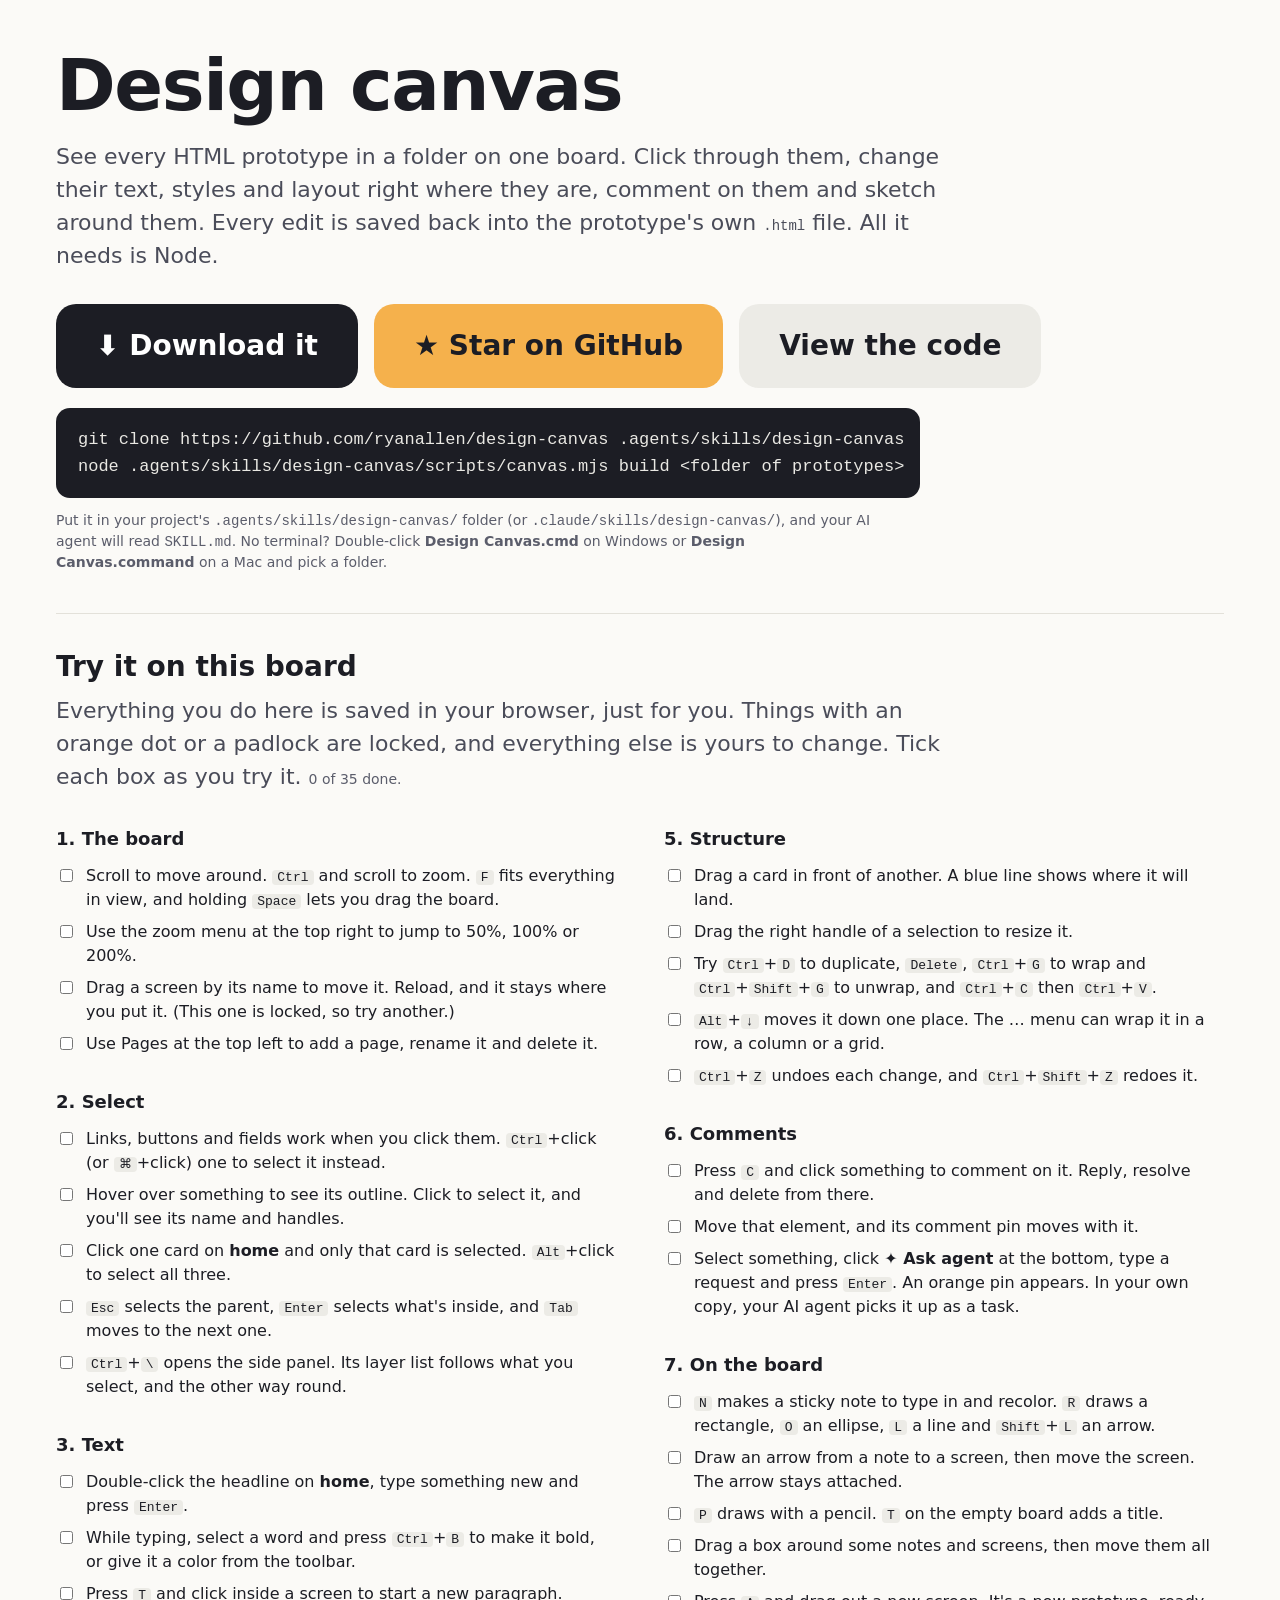
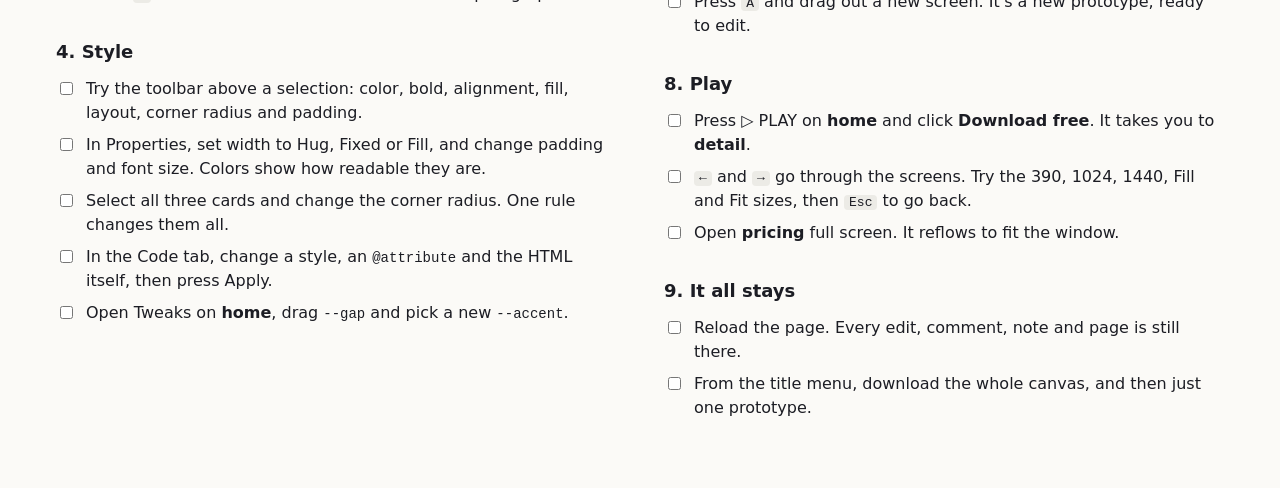
<file: site/start-here.html>
<!doctype html>
<html lang="en">
<head>
<meta charset="utf-8">
<meta name="viewport" content="width=device-width, initial-scale=1">
<title>Design canvas</title>
<style>
  body { margin: 0; font: 16px/1.5 system-ui, sans-serif; color: #1c1d24; background: #fbfaf7; }
  main { max-width: 1240px; padding: 48px 56px 64px; }
  h1 { font-size: 72px; line-height: 1.05; margin: 0 0 16px; letter-spacing: -0.02em; }
  .lead { color: #4a4c59; font-size: 22px; margin: 0 0 32px; max-width: 900px; }
  .get { display: flex; flex-wrap: wrap; gap: 16px; align-items: center; margin: 0 0 20px; }
  .btn { display: inline-flex; align-items: center; gap: 12px; height: 84px; padding: 0 40px; border-radius: 20px; background: #1c1d24; color: #fff; font-size: 28px; font-weight: 700; text-decoration: none; }
  .btn.star { background: #f5b14c; color: #1c1d24; }
  .btn.quiet { background: #ecebe6; color: #1c1d24; }
  pre { margin: 0 0 12px; padding: 18px 22px; border-radius: 14px; background: #1c1d24; color: #e9e8e3; font: 17px/1.6 ui-monospace, Consolas, monospace; overflow-x: auto; max-width: 820px; }
  .small { color: #5b5d6b; font-size: 14px; margin: 0 0 40px; max-width: 820px; }
  hr { border: 0; border-top: 1px solid #e3e1da; margin: 0 0 32px; }
  h2.try { font-size: 28px; margin: 0 0 6px; }
  .cols { columns: 2; column-gap: 48px; }
  section { break-inside: avoid; margin: 0 0 28px; }
  h3 { font-size: 18px; margin: 0 0 8px; }
  label { display: flex; gap: 10px; align-items: flex-start; padding: 4px 0; cursor: pointer; }
  input { margin-top: 5px; flex: none; }
  label:has(input:checked) span { color: #8a8c99; text-decoration: line-through; }
  kbd { font: 13px ui-monospace, Consolas, monospace; background: #ecebe6; border-radius: 4px; padding: 0 5px; }
  code { font: 14px ui-monospace, Consolas, monospace; }
  .count { color: #5b5d6b; font-size: 14px; }
</style>
</head>
<body>
<main>
  <h1>Design canvas</h1>
  <p class="lead">See every HTML prototype in a folder on one board. Click through them, change their text, styles and layout right where they are, comment on them and sketch around them. Every edit is saved back into the prototype's own <code>.html</code> file. All it needs is Node.</p>
  <div class="get">
    <a class="btn" href="https://github.com/ryanallen/design-canvas/archive/refs/heads/main.zip" target="_blank" rel="noopener">⬇ Download it</a>
    <a class="btn star" href="https://github.com/ryanallen/design-canvas" target="_blank" rel="noopener">★ Star on GitHub</a>
    <a class="btn quiet" href="https://github.com/ryanallen/design-canvas" target="_blank" rel="noopener">View the code</a>
  </div>
  <pre>git clone https://github.com/ryanallen/design-canvas .agents/skills/design-canvas
node .agents/skills/design-canvas/scripts/canvas.mjs build &lt;folder of prototypes&gt;</pre>
  <p class="small">Put it in your project's <code>.agents/skills/design-canvas/</code> folder (or <code>.claude/skills/design-canvas/</code>), and your AI agent will read <code>SKILL.md</code>. No terminal? Double-click <b>Design Canvas.cmd</b> on Windows or <b>Design Canvas.command</b> on a Mac and pick a folder.</p>
  <hr>
  <h2 class="try">Try it on this board</h2>
  <p class="lead">Everything you do here is saved in your browser, just for you. Things with an orange dot or a padlock are locked, and everything else is yours to change. Tick each box as you try it. <span class="count" id="count"></span></p>
  <div class="cols">
    <section>
      <h3>1. The board</h3>
      <label><input type="checkbox"><span>Scroll to move around. <kbd>Ctrl</kbd> and scroll to zoom. <kbd>F</kbd> fits everything in view, and holding <kbd>Space</kbd> lets you drag the board.</span></label>
      <label><input type="checkbox"><span>Use the zoom menu at the top right to jump to 50%, 100% or 200%.</span></label>
      <label><input type="checkbox"><span>Drag a screen by its name to move it. Reload, and it stays where you put it. (This one is locked, so try another.)</span></label>
      <label><input type="checkbox"><span>Use Pages at the top left to add a page, rename it and delete it.</span></label>
    </section>
    <section>
      <h3>2. Select</h3>
      <label><input type="checkbox"><span>Links, buttons and fields work when you click them. <kbd>Ctrl</kbd>+click (or <kbd>⌘</kbd>+click) one to select it instead.</span></label>
      <label><input type="checkbox"><span>Hover over something to see its outline. Click to select it, and you'll see its name and handles.</span></label>
      <label><input type="checkbox"><span>Click one card on <b>home</b> and only that card is selected. <kbd>Alt</kbd>+click to select all three.</span></label>
      <label><input type="checkbox"><span><kbd>Esc</kbd> selects the parent, <kbd>Enter</kbd> selects what's inside, and <kbd>Tab</kbd> moves to the next one.</span></label>
      <label><input type="checkbox"><span><kbd>Ctrl</kbd>+<kbd>\</kbd> opens the side panel. Its layer list follows what you select, and the other way round.</span></label>
    </section>
    <section>
      <h3>3. Text</h3>
      <label><input type="checkbox"><span>Double-click the headline on <b>home</b>, type something new and press <kbd>Enter</kbd>.</span></label>
      <label><input type="checkbox"><span>While typing, select a word and press <kbd>Ctrl</kbd>+<kbd>B</kbd> to make it bold, or give it a color from the toolbar.</span></label>
      <label><input type="checkbox"><span>Press <kbd>T</kbd> and click inside a screen to start a new paragraph.</span></label>
    </section>
    <section>
      <h3>4. Style</h3>
      <label><input type="checkbox"><span>Try the toolbar above a selection: color, bold, alignment, fill, layout, corner radius and padding.</span></label>
      <label><input type="checkbox"><span>In Properties, set width to Hug, Fixed or Fill, and change padding and font size. Colors show how readable they are.</span></label>
      <label><input type="checkbox"><span>Select all three cards and change the corner radius. One rule changes them all.</span></label>
      <label><input type="checkbox"><span>In the Code tab, change a style, an <code>@attribute</code> and the HTML itself, then press Apply.</span></label>
      <label><input type="checkbox"><span>Open Tweaks on <b>home</b>, drag <code>--gap</code> and pick a new <code>--accent</code>.</span></label>
    </section>
    <section>
      <h3>5. Structure</h3>
      <label><input type="checkbox"><span>Drag a card in front of another. A blue line shows where it will land.</span></label>
      <label><input type="checkbox"><span>Drag the right handle of a selection to resize it.</span></label>
      <label><input type="checkbox"><span>Try <kbd>Ctrl</kbd>+<kbd>D</kbd> to duplicate, <kbd>Delete</kbd>, <kbd>Ctrl</kbd>+<kbd>G</kbd> to wrap and <kbd>Ctrl</kbd>+<kbd>Shift</kbd>+<kbd>G</kbd> to unwrap, and <kbd>Ctrl</kbd>+<kbd>C</kbd> then <kbd>Ctrl</kbd>+<kbd>V</kbd>.</span></label>
      <label><input type="checkbox"><span><kbd>Alt</kbd>+<kbd>↓</kbd> moves it down one place. The … menu can wrap it in a row, a column or a grid.</span></label>
      <label><input type="checkbox"><span><kbd>Ctrl</kbd>+<kbd>Z</kbd> undoes each change, and <kbd>Ctrl</kbd>+<kbd>Shift</kbd>+<kbd>Z</kbd> redoes it.</span></label>
    </section>
    <section>
      <h3>6. Comments</h3>
      <label><input type="checkbox"><span>Press <kbd>C</kbd> and click something to comment on it. Reply, resolve and delete from there.</span></label>
      <label><input type="checkbox"><span>Move that element, and its comment pin moves with it.</span></label>
      <label><input type="checkbox"><span>Select something, click <b>✦ Ask agent</b> at the bottom, type a request and press <kbd>Enter</kbd>. An orange pin appears. In your own copy, your AI agent picks it up as a task.</span></label>
    </section>
    <section>
      <h3>7. On the board</h3>
      <label><input type="checkbox"><span><kbd>N</kbd> makes a sticky note to type in and recolor. <kbd>R</kbd> draws a rectangle, <kbd>O</kbd> an ellipse, <kbd>L</kbd> a line and <kbd>Shift</kbd>+<kbd>L</kbd> an arrow.</span></label>
      <label><input type="checkbox"><span>Draw an arrow from a note to a screen, then move the screen. The arrow stays attached.</span></label>
      <label><input type="checkbox"><span><kbd>P</kbd> draws with a pencil. <kbd>T</kbd> on the empty board adds a title.</span></label>
      <label><input type="checkbox"><span>Drag a box around some notes and screens, then move them all together.</span></label>
      <label><input type="checkbox"><span>Press <kbd>A</kbd> and drag out a new screen. It's a new prototype, ready to edit.</span></label>
    </section>
    <section>
      <h3>8. Play</h3>
      <label><input type="checkbox"><span>Press ▷ PLAY on <b>home</b> and click <b>Download free</b>. It takes you to <b>detail</b>.</span></label>
      <label><input type="checkbox"><span><kbd>←</kbd> and <kbd>→</kbd> go through the screens. Try the 390, 1024, 1440, Fill and Fit sizes, then <kbd>Esc</kbd> to go back.</span></label>
      <label><input type="checkbox"><span>Open <b>pricing</b> full screen. It reflows to fit the window.</span></label>
    </section>
    <section>
      <h3>9. It all stays</h3>
      <label><input type="checkbox"><span>Reload the page. Every edit, comment, note and page is still there.</span></label>
      <label><input type="checkbox"><span>From the title menu, download the whole canvas, and then just one prototype.</span></label>
    </section>
  </div>
</main>
<script>
  const boxes = [...document.querySelectorAll('input[type=checkbox]')]
  const key = 'design-canvas-site'
  let saved = []
  try { saved = JSON.parse(localStorage.getItem(key)) || [] } catch {}
  boxes.forEach((b, i) => { b.checked = !!saved[i] })
  const count = () => { document.getElementById('count').textContent = `${boxes.filter((b) => b.checked).length} of ${boxes.length} done.` }
  for (const b of boxes) b.addEventListener('change', () => {
    try { localStorage.setItem(key, JSON.stringify(boxes.map((x) => x.checked))) } catch {}
    count()
  })
  count()
</script>
</body>
</html>
</file>
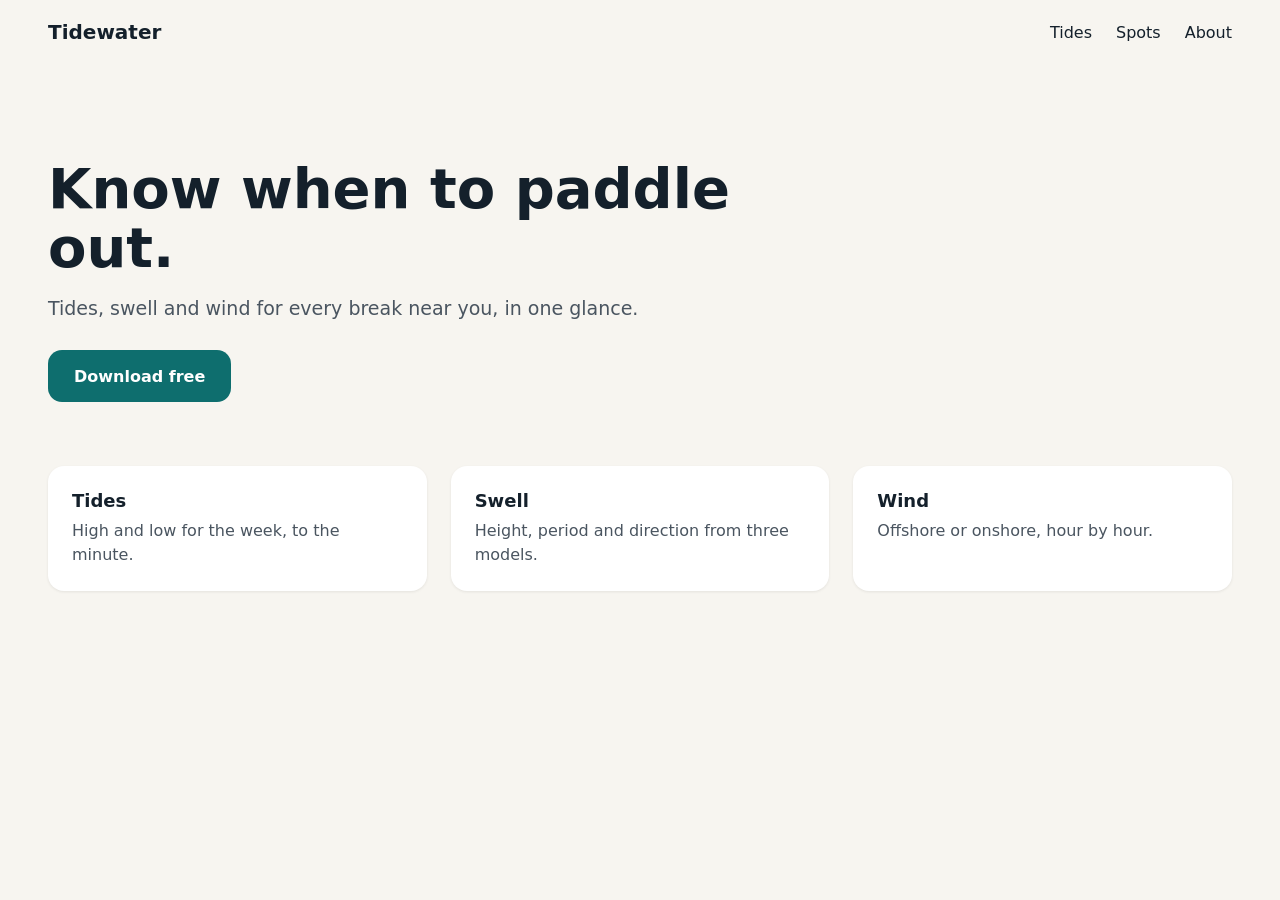
<file: examples/plain/home.html>
<!doctype html>
<html lang="en">
<head>
<meta charset="utf-8">
<meta name="viewport" content="width=device-width, initial-scale=1">
<meta name="canvas-levers" content="--accent, --gap">
<title>Tidewater: home</title>
<style>
  :root { --accent: #0e6e6e; --gap: 24px; --ink: #14202b; }
  body { margin: 0; font-family: system-ui, sans-serif; color: var(--ink); background: #f7f5f0; }
  .top { display: flex; align-items: center; justify-content: space-between; padding: 20px 48px; }
  .brand { font-weight: 700; font-size: 20px; }
  .nav { display: flex; gap: 24px; }
  .nav a { color: inherit; text-decoration: none; }
  .hero { padding: 96px 48px 64px; max-width: 760px; }
  .hero h1 { font-size: 56px; line-height: 1.05; margin: 0 0 16px; }
  .hero p { font-size: 19px; line-height: 1.5; color: #4a5560; margin: 0 0 28px; }
  .btn { display: inline-flex; align-items: center; height: 52px; padding: 0 26px; border-radius: 14px; background: var(--accent); color: #fff; font-weight: 600; text-decoration: none; }
  .cards { display: grid; grid-template-columns: repeat(3, 1fr); gap: var(--gap); padding: 0 48px 96px; }
  .card { background: #fff; border-radius: 16px; padding: 24px; box-shadow: 0 1px 3px rgb(0 0 0 / 0.08); }
  .card h3 { margin: 0 0 8px; font-size: 18px; }
  .card p { margin: 0; color: #4a5560; line-height: 1.5; }
</style>
</head>
<body>
<header class="top">
  <div class="brand">Tidewater</div>
  <nav class="nav"><a href="#tides">Tides</a><a href="detail.html">Spots</a><a href="#about">About</a></nav>
</header>
<section class="hero" id="hero">
  <h1>Know when to paddle out.</h1>
  <p>Tides, swell and wind for every break near you, in one glance.</p>
  <a class="btn" href="detail.html">Download free</a>
</section>
<section class="cards" id="tides">
  <div class="card"><h3>Tides</h3><p>High and low for the week, to the minute.</p></div>
  <div class="card"><h3>Swell</h3><p>Height, period and direction from three models.</p></div>
  <div class="card"><h3>Wind</h3><p>Offshore or onshore, hour by hour.</p></div>
</section>
</body>
</html>
</file>
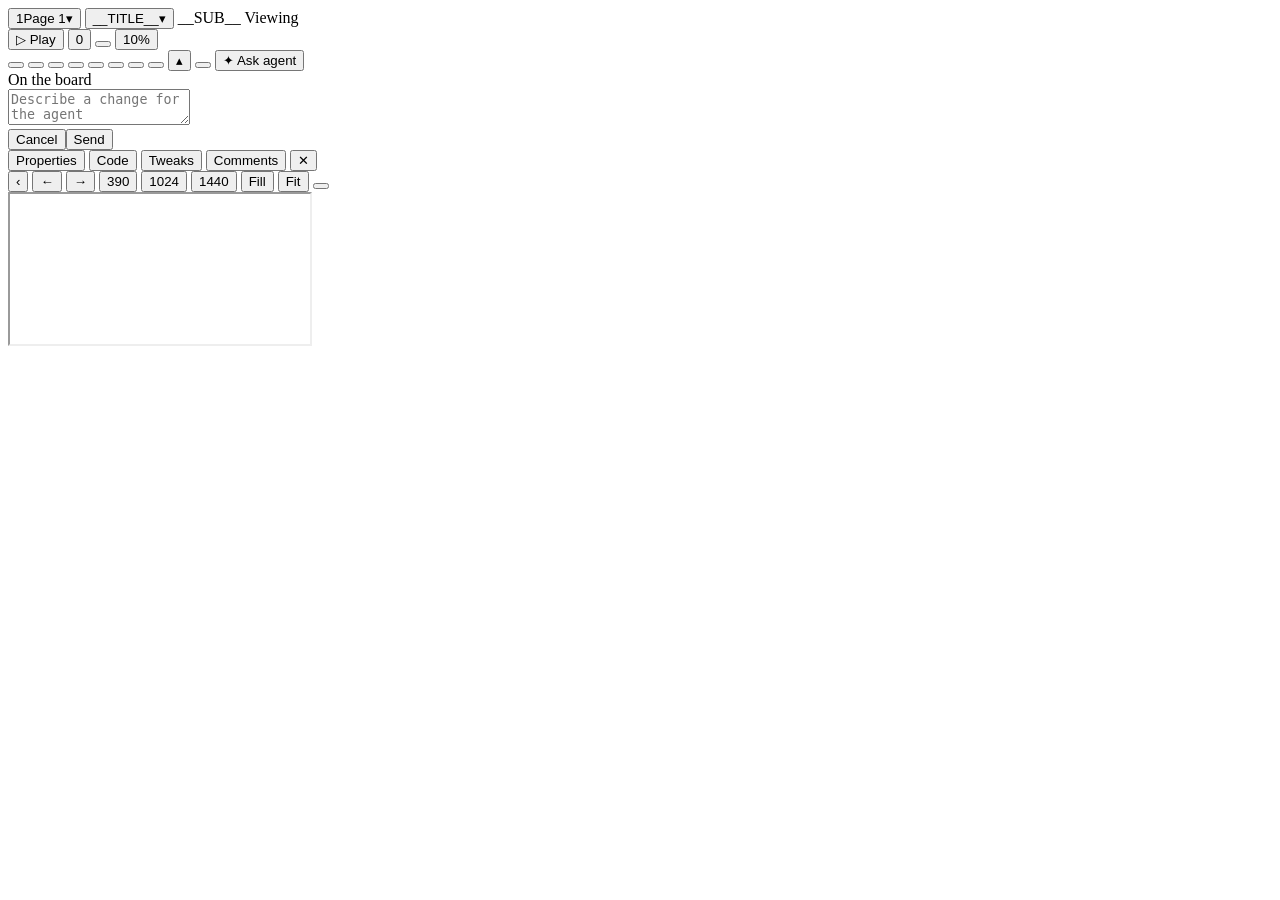
<file: scripts/runtime/shell.html>
<!doctype html>
<html lang="en">
<head>
<meta charset="utf-8">
<meta name="viewport" content="width=device-width, initial-scale=1, viewport-fit=cover">
<meta name="__MARK__" content="__KEY__">
<title>__TITLE__</title>
<style>
/*__CSS__*/
</style>
</head>
<body>
<header id="topbar">
  <div class="cluster" id="bar-left">
    <button type="button" class="tool pages-btn" id="page-switch" aria-haspopup="menu" title="Pages"><span class="count" id="page-count">1</span><span id="page-name">Page 1</span><span class="caret">▾</span></button>
    <span class="sep"></span>
    <button type="button" class="tool title-btn" id="title-btn" aria-haspopup="menu" title="Canvas menu"><span class="title" id="canvas-title">__TITLE__</span><span class="caret">▾</span></button>
    <span class="sub" id="canvas-sub">__SUB__</span>
    <span class="mode" id="canvas-mode">Viewing</span>
  </div>
  <div class="cluster" id="bar-right">
    <button type="button" class="tool" id="tool-play" aria-haspopup="menu" title="Play">▷ Play</button>
    <button type="button" class="tool" id="tool-comments" aria-pressed="false" title="Comments"><span class="ico" data-icon="comment"></span><span class="count" id="comment-count">0</span></button>
    <button type="button" class="tool" id="tool-panel" aria-pressed="false" title="Panel (Ctrl+\)"><span class="ico" data-icon="panel"></span></button>
    <button type="button" class="tool zoom" id="zoom-level" aria-haspopup="menu" title="Zoom">10%</button>
  </div>
</header>

<nav id="toolbar" aria-label="Tools">
  <button type="button" class="tool" data-tool="select" title="Select (V)" aria-label="Select"><span class="ico" data-icon="select"></span></button>
  <button type="button" class="tool" data-tool="hand" title="Hand (H, or hold Space)" aria-label="Hand"><span class="ico" data-icon="hand"></span></button>
  <span class="sep edit-only"></span>
  <button type="button" class="tool" data-tool="text" title="Text (T)" aria-label="Text"><span class="ico" data-icon="text"></span></button>
  <button type="button" class="tool" data-tool="artboard" title="Artboard (A)" aria-label="Artboard"><span class="ico" data-icon="artboard"></span></button>
  <button type="button" class="tool" data-tool="note" title="Sticky note (N)" aria-label="Sticky note"><span class="ico" data-icon="note"></span></button>
  <button type="button" class="tool" data-tool="pencil" title="Pencil (P)" aria-label="Pencil"><span class="ico" data-icon="pencil"></span></button>
  <button type="button" class="tool" data-tool="stamp" title="Stamp (E)" aria-label="Stamp"><span class="ico" data-icon="stamp"></span></button>
  <span class="split">
    <button type="button" class="tool" data-tool="rect" id="shape-tool" title="Rectangle (R)" aria-label="Rectangle"><span class="ico" data-icon="rect"></span></button>
    <button type="button" class="tool more" id="shape-more" aria-haspopup="menu" title="More shapes" aria-label="More shapes">▴</button>
  </span>
  <button type="button" class="tool" data-tool="comment" title="Comment (C)" aria-label="Comment"><span class="ico" data-icon="comment"></span></button>
  <span class="sep comment-only"></span>
  <button type="button" class="tool ask" id="tool-ask" title="Ask agent">✦ Ask agent</button>
</nav>

<form id="ask" autocomplete="off">
  <div class="ask-on" id="ask-on">On the board</div>
  <textarea id="ask-text" rows="2" maxlength="4000" placeholder="Describe a change for the agent"></textarea>
  <div class="row"><span class="error" id="ask-error"></span><button type="button" class="btn quiet" id="ask-cancel">Cancel</button><button type="submit" class="btn">Send</button></div>
</form>

<!-- The board comes after the chrome, so Tab reaches the top bar and the tools first; every piece of
     chrome has its own z-index, so it still draws over the board. -->
<div id="viewport"><div id="world"></div><div id="overlay"></div></div>

<aside id="panel" aria-label="Panel">
  <header class="tabs" role="tablist">
    <button type="button" role="tab" data-tab="properties" aria-selected="true">Properties</button>
    <button type="button" role="tab" data-tab="code" aria-selected="false">Code</button>
    <button type="button" role="tab" data-tab="tweaks" aria-selected="false">Tweaks</button>
    <button type="button" role="tab" data-tab="comments" aria-selected="false">Comments</button>
    <button type="button" class="tool close" id="panel-close" title="Close" aria-label="Close panel">✕</button>
  </header>
  <section class="tab-body" data-body="properties"><div class="layers" id="layers-p"></div><div id="props"></div></section>
  <section class="tab-body" data-body="code" hidden><div class="layers" id="layers-c"></div><div id="code"></div></section>
  <section class="tab-body" data-body="tweaks" hidden><div id="tweaks"></div></section>
  <section class="tab-body" data-body="comments" hidden>
    <div class="list-head"><input type="search" id="comment-search" placeholder="Search comments" aria-label="Search comments"><label><input type="checkbox" id="show-resolved"> Resolved</label><label><input type="checkbox" id="only-mine"> Mine</label><select id="comment-sort" aria-label="Order"><option value="number">In order</option><option value="recent">Newest first</option></select><button type="button" class="mini" id="mark-read" hidden>Mark all read</button></div>
    <div class="list" id="comment-list"></div>
    <footer>Commenting as <input id="my-name" placeholder="your name" maxlength="80" aria-label="Your name"></footer>
  </section>
</aside>

<div id="float" role="toolbar" aria-label="Selection"></div>
<div id="thread" role="dialog" aria-label="Comment thread"></div>
<div id="menu" role="menu"></div>

<div id="play" role="dialog" aria-label="Present">
  <div class="head">
    <button type="button" class="tool" id="play-close" title="Back to canvas (Esc)">‹</button>
    <b id="play-title"></b>
    <button type="button" class="tool" id="play-prev" title="Previous screen (←)">←</button>
    <span id="play-count"></span>
    <button type="button" class="tool" id="play-next" title="Next screen (→)">→</button>
    <button type="button" class="tool" data-width="390">390</button>
    <button type="button" class="tool" data-width="1024">1024</button>
    <button type="button" class="tool" data-width="1440">1440</button>
    <span class="sep"></span>
    <button type="button" class="tool" data-width="fill">Fill</button>
    <button type="button" class="tool" data-width="fit">Fit</button>
    <button type="button" class="tool" id="play-comment" title="Comment on it (C)" aria-pressed="false" hidden><span class="ico" data-icon="comment"></span></button>
    <button type="button" class="tool" id="play-download" title="Download this prototype"><span class="ico" data-icon="download"></span></button>
  </div>
  <div class="stage"><iframe title="Prototype"></iframe><div id="play-catch" hidden></div></div>
  <div id="play-pins"></div>
</div>
<div id="hint" role="status"></div>
<!-- One question at a time, in the page's own look: a name, a link, a value, or yes to a delete.
     OK is first in the form so Enter takes it; the row shows Cancel first. -->
<dialog id="dialog" aria-labelledby="dialog-msg">
  <form method="dialog">
    <p id="dialog-msg"></p>
    <input id="dialog-val" autocomplete="off" spellcheck="false" aria-labelledby="dialog-msg">
    <div class="row"><button value="ok" class="btn" id="dialog-ok">OK</button><button value="cancel" class="btn quiet" formnovalidate>Cancel</button></div>
  </form>
</dialog>
<div id="empty" hidden></div>

<script type="application/json" id="rc-data">__DATA__</script>
<script>
/*__LIBRARY__*/
/*__RUNTIME__*/
</script>
<!-- __MARK__: comment, edit and board lines below, one event per line -->
<!--__LINES__-->
</body>
</html>
</file>
